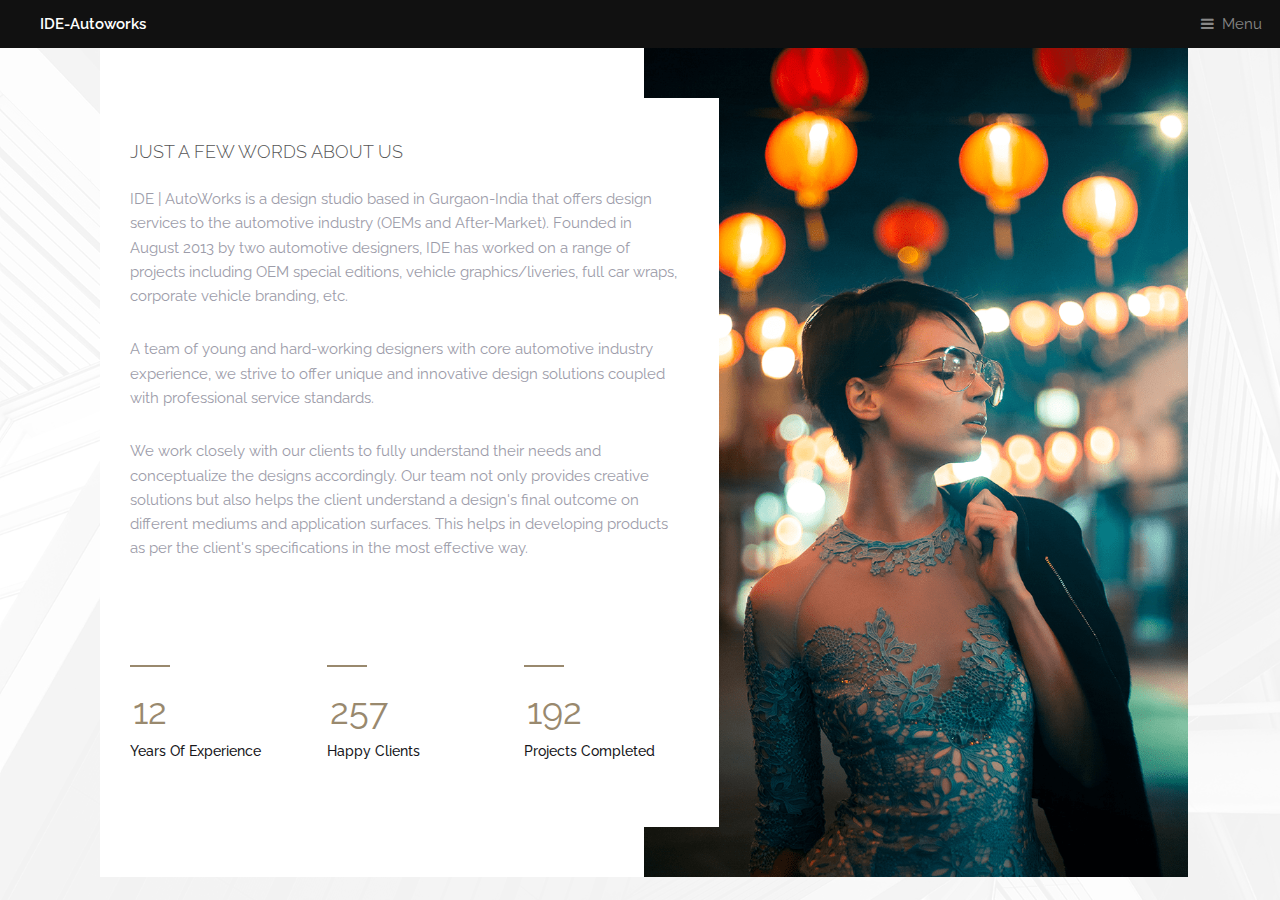
<file: about.html>
<!DOCTYPE html>
<html lang="en">

<head>
    <!-- ========== Meta Tags ========== -->
    <meta charset="UTF-8">
    <meta name="description" content="Cocoon -Portfolio">
    <meta name="keywords" content="Cocoon , Portfolio">
    <meta name="author" content="Pharaohlab">
    <meta name="viewport" content="width=device-width, initial-scale=1, maximum-scale=1">
    <!-- ========== Title ========== -->
    <title> Cocoon -Portfolio</title>
    <!-- ========== Favicon Ico ========== -->
    <!--<link rel="icon" href="fav.ico">-->
    <!-- ========== STYLESHEETS ========== -->
    <!-- Bootstrap CSS -->
    <link href="assets/css/bootstrap.min.css" rel="stylesheet">
    <!-- Fonts Icon CSS -->
    <link href="assets/css/font-awesome.min.css" rel="stylesheet">
    <link href="assets/css/et-line.css" rel="stylesheet">
    <link href="assets/css/ionicons.min.css" rel="stylesheet">
    <!-- Carousel CSS -->
    <link href="assets/css/slick.css" rel="stylesheet">
    <!-- Magnific-popup -->
    <link rel="stylesheet" href="assets/css/magnific-popup.css">
    <!-- Animate CSS -->
    <link rel="stylesheet" href="assets/css/animate.min.css">
    <!-- Custom styles for this template -->
    <link href="assets/css/main_cocoon.css" rel="stylesheet">
    <link href="assets/css/main.css" rel="stylesheet">
</head>

<body>
    <!--
<div class="loader">
    <div class="loader-outter"></div>
    <div class="loader-inner"></div>
</div>
-->

    <div class="body-container container-fluid">
        <a class="menu-btn" href="javascript:void(0)">
        <i class="ion ion-grid"></i>
    </a>
        <div class="row justify-content-center">
            <!-- Header -->
            <header id="header">
                <a class="logo" href="index.html">IDE-Autoworks</a>
                <nav>
                    <a href="#menu">Menu</a>
                </nav>
            </header>

            <!-- Nav -->
            <nav id="menu">
                <ul class="links">
                    <li><a href="index.html">Home</a></li>
                    <li><a href="about.html">About Us</a></li>
                    <li><a href="elements.html">Elements</a></li>
                    <li><a href="generic.html">Generic</a></li>
                </ul>
            </nav>

            <!--=================== content body ====================-->
            <div class="col-lg-10 col-md-9 col-12 body_block  align-content-center">
                <div>
                    <div class="img_card">
                        <div class="row justify-content-center">
                            <div class="col-md-6 col-7 content_section">
                                <div class="content_box">
                                    <div class="content_box_inner">
                                        <div>
                                            <h3>
                                                Just a few words about us
                                            </h3>
                                            <p>
                                                IDE | AutoWorks is a design studio based in Gurgaon-India that offers design services to the automotive industry (OEMs and After-Market). Founded in August 2013 by two automotive designers, IDE has worked on a range of projects including OEM special editions, vehicle graphics/liveries, full car wraps, corporate vehicle branding, etc.</p>
                                            <p>

                                                A team of young and hard-working designers with core automotive industry experience, we strive to offer unique and innovative design solutions coupled with professional service standards.</p>
                                            <p>
                                                We work closely with our clients to fully understand their needs and conceptualize the designs accordingly. Our team not only provides creative solutions but also helps the client understand a design's final outcome on different mediums and application surfaces. This helps in developing products as per the client's specifications in the most effective way.
                                            </p>
                                            <!--=================== counter start====================-->
                                            <div class="pt50">
                                                <div class="row justify-content-center">
                                                    <div class="col-12 col-md-4">
                                                        <div class="counter_box">
                                                            <div class="divider"></div>
                                                            <span class="counter">12</span>
                                                            <h5>Years of experience</h5>
                                                        </div>
                                                    </div>
                                                    <div class="col-12 col-md-4">
                                                        <div class="counter_box">
                                                            <div class="divider"></div>
                                                            <span class="counter">257</span>
                                                            <h5>happy clients</h5>
                                                        </div>
                                                    </div>
                                                    <div class="col-12 col-md-4">
                                                        <div class="counter_box">
                                                            <div class="divider"></div>
                                                            <span class="counter">192</span>
                                                            <h5>projects completed</h5>
                                                        </div>
                                                    </div>
                                                </div>
                                            </div>
                                            <!--=================== counter end====================-->
                                        </div>
                                        <!--===================testimonial start====================-->
                                        <!--comments   <div class="testimonial_carousel mt50">

                                            <div class="testimonial_box">
                                                <p>
                                                    Lorem ipsum dolor sit amet, consectetur adipiscing elit. Curabitur leo est, feugiat nec elementum id, suscipit id nulla. Nulla sit amet luctus dolor. Etiam finibus consequat ante ac congue. Quisque porttitor porttitor tempus.
                                                </p>
                                                <div class="testimonial_author">
                                                    <img src="assets/img/user.png" alt="author">
                                                    <h5>maria smith</h5>
                                                    <p>project manager <span>company</span></p>
                                                </div>
                                            </div>

                                            <div class="testimonial_box">
                                                <p>
                                                    Lorem ipsum dolor sit amet, consectetur adipiscing elit. Curabitur leo est, feugiat nec elementum id, suscipit id nulla. Nulla sit amet luctus dolor. Etiam finibus consequat ante ac congue. Quisque porttitor porttitor tempus.
                                                </p>
                                                <div class="testimonial_author">
                                                    <img src="assets/img/user.png" alt="author">
                                                    <h5>maria smith</h5>
                                                    <p>project manager <span>company</span></p>
                                                </div>
                                            </div>

                                            <div class="testimonial_box">
                                                <p>
                                                    Lorem ipsum dolor sit amet, consectetur adipiscing elit. Curabitur leo est, feugiat nec elementum id, suscipit id nulla. Nulla sit amet luctus dolor. Etiam finibus consequat ante ac congue. Quisque porttitor porttitor tempus.
                                                </p>
                                                <div class="testimonial_author">
                                                    <img src="assets/img/user.png" alt="author">
                                                    <h5>maria smith</h5>
                                                    <p>project manager <span>company</span></p>
                                                </div>
                                            </div>

                                            <div class="testimonial_box">
                                                <p>
                                                    Lorem ipsum dolor sit amet, consectetur adipiscing elit. Curabitur leo est, feugiat nec elementum id, suscipit id nulla. Nulla sit amet luctus dolor. Etiam finibus consequat ante ac congue. Quisque porttitor porttitor tempus.
                                                </p>
                                                <div class="testimonial_author">
                                                    <img src="assets/img/user.png" alt="author">
                                                    <h5>maria smith</h5>
                                                    <p>project manager <span>company</span></p>
                                                </div>
                                            </div>
                                        </div>
                                        <!--===================testimonial end====================-->
                                    </div>
                                </div>
                            </div>
                            <div class="col-md-6 col-5 img_section" style="background-image: url('images/bg/about.png');"></div>
                        </div>
                    </div>
                </div>
            </div>
            <!--=================== content body end ====================-->
        </div>
    </div>

    <!-- jquery -->
    <script src="assets/js/jquery.min.js"></script>
    <!-- bootstrap -->
    <script src="assets/js/popper.js"></script>
    <script src="assets/js/bootstrap.min.js"></script>
    <script src="assets/js/waypoints.min.js"></script>
    <!--slick carousel -->
    <script src="assets/js/slick.min.js"></script>
    <!--Portfolio Filter-->
    <script src="assets/js/imgloaded.js"></script>
    <script src="assets/js/isotope.js"></script>
    <!-- Magnific-popup -->
    <script src="assets/js/jquery.magnific-popup.min.js"></script>
    <!--Counter-->
    <script src="assets/js/jquery.counterup.min.js"></script>
    <!-- WOW JS -->
    <script src="assets/js/wow.min.js"></script>
    <!-- Custom js -->
    <script src="assets/js/main.js"></script>
    <script src="assets/js/jquery.min.js"></script>
    <script src="assets/js/browser.min.js"></script>
    <script src="assets/js/breakpoints.min.js"></script>
    <script src="assets/js/util.js"></script>
    <script src="assets/js/main.js"></script>
</body>

</html>
</file>
<file: assets/css/et-line.css>
@font-face{font-family:et-line;src:url(../fonts/et-line.eot);src:url(../fonts/et-line.eot?#iefix) format('embedded-opentype'),url(../fonts/et-line.woff) format('woff'),url(../fonts/et-line.ttf) format('truetype'),url(../fonts/et-line.svg#et-line) format('svg');font-weight:400;font-style:normal}[data-icon]:before{font-family:et-line;content:attr(data-icon);speak:none;font-weight:400;font-variant:normal;text-transform:none;line-height:1;-webkit-font-smoothing:antialiased;-moz-osx-font-smoothing:grayscale;display:inline-block}.icon-adjustments,.icon-alarmclock,.icon-anchor,.icon-aperture,.icon-attachment,.icon-bargraph,.icon-basket,.icon-beaker,.icon-bike,.icon-book-open,.icon-briefcase,.icon-browser,.icon-calendar,.icon-camera,.icon-caution,.icon-chat,.icon-circle-compass,.icon-clipboard,.icon-clock,.icon-cloud,.icon-compass,.icon-desktop,.icon-dial,.icon-document,.icon-documents,.icon-download,.icon-dribbble,.icon-edit,.icon-envelope,.icon-expand,.icon-facebook,.icon-flag,.icon-focus,.icon-gears,.icon-genius,.icon-gift,.icon-global,.icon-globe,.icon-googleplus,.icon-grid,.icon-happy,.icon-hazardous,.icon-heart,.icon-hotairballoon,.icon-hourglass,.icon-key,.icon-laptop,.icon-layers,.icon-lifesaver,.icon-lightbulb,.icon-linegraph,.icon-linkedin,.icon-lock,.icon-magnifying-glass,.icon-map,.icon-map-pin,.icon-megaphone,.icon-mic,.icon-mobile,.icon-newspaper,.icon-notebook,.icon-paintbrush,.icon-paperclip,.icon-pencil,.icon-phone,.icon-picture,.icon-pictures,.icon-piechart,.icon-presentation,.icon-pricetags,.icon-printer,.icon-profile-female,.icon-profile-male,.icon-puzzle,.icon-quote,.icon-recycle,.icon-refresh,.icon-ribbon,.icon-rss,.icon-sad,.icon-scissors,.icon-scope,.icon-search,.icon-shield,.icon-speedometer,.icon-strategy,.icon-streetsign,.icon-tablet,.icon-target,.icon-telescope,.icon-toolbox,.icon-tools,.icon-tools-2,.icon-trophy,.icon-tumblr,.icon-twitter,.icon-upload,.icon-video,.icon-wallet,.icon-wine{font-family:et-line;speak:none;font-style:normal;font-weight:400;font-variant:normal;text-transform:none;line-height:1;-webkit-font-smoothing:antialiased;-moz-osx-font-smoothing:grayscale;display:inline-block}.icon-mobile:before{content:"\e000"}.icon-laptop:before{content:"\e001"}.icon-desktop:before{content:"\e002"}.icon-tablet:before{content:"\e003"}.icon-phone:before{content:"\e004"}.icon-document:before{content:"\e005"}.icon-documents:before{content:"\e006"}.icon-search:before{content:"\e007"}.icon-clipboard:before{content:"\e008"}.icon-newspaper:before{content:"\e009"}.icon-notebook:before{content:"\e00a"}.icon-book-open:before{content:"\e00b"}.icon-browser:before{content:"\e00c"}.icon-calendar:before{content:"\e00d"}.icon-presentation:before{content:"\e00e"}.icon-picture:before{content:"\e00f"}.icon-pictures:before{content:"\e010"}.icon-video:before{content:"\e011"}.icon-camera:before{content:"\e012"}.icon-printer:before{content:"\e013"}.icon-toolbox:before{content:"\e014"}.icon-briefcase:before{content:"\e015"}.icon-wallet:before{content:"\e016"}.icon-gift:before{content:"\e017"}.icon-bargraph:before{content:"\e018"}.icon-grid:before{content:"\e019"}.icon-expand:before{content:"\e01a"}.icon-focus:before{content:"\e01b"}.icon-edit:before{content:"\e01c"}.icon-adjustments:before{content:"\e01d"}.icon-ribbon:before{content:"\e01e"}.icon-hourglass:before{content:"\e01f"}.icon-lock:before{content:"\e020"}.icon-megaphone:before{content:"\e021"}.icon-shield:before{content:"\e022"}.icon-trophy:before{content:"\e023"}.icon-flag:before{content:"\e024"}.icon-map:before{content:"\e025"}.icon-puzzle:before{content:"\e026"}.icon-basket:before{content:"\e027"}.icon-envelope:before{content:"\e028"}.icon-streetsign:before{content:"\e029"}.icon-telescope:before{content:"\e02a"}.icon-gears:before{content:"\e02b"}.icon-key:before{content:"\e02c"}.icon-paperclip:before{content:"\e02d"}.icon-attachment:before{content:"\e02e"}.icon-pricetags:before{content:"\e02f"}.icon-lightbulb:before{content:"\e030"}.icon-layers:before{content:"\e031"}.icon-pencil:before{content:"\e032"}.icon-tools:before{content:"\e033"}.icon-tools-2:before{content:"\e034"}.icon-scissors:before{content:"\e035"}.icon-paintbrush:before{content:"\e036"}.icon-magnifying-glass:before{content:"\e037"}.icon-circle-compass:before{content:"\e038"}.icon-linegraph:before{content:"\e039"}.icon-mic:before{content:"\e03a"}.icon-strategy:before{content:"\e03b"}.icon-beaker:before{content:"\e03c"}.icon-caution:before{content:"\e03d"}.icon-recycle:before{content:"\e03e"}.icon-anchor:before{content:"\e03f"}.icon-profile-male:before{content:"\e040"}.icon-profile-female:before{content:"\e041"}.icon-bike:before{content:"\e042"}.icon-wine:before{content:"\e043"}.icon-hotairballoon:before{content:"\e044"}.icon-globe:before{content:"\e045"}.icon-genius:before{content:"\e046"}.icon-map-pin:before{content:"\e047"}.icon-dial:before{content:"\e048"}.icon-chat:before{content:"\e049"}.icon-heart:before{content:"\e04a"}.icon-cloud:before{content:"\e04b"}.icon-upload:before{content:"\e04c"}.icon-download:before{content:"\e04d"}.icon-target:before{content:"\e04e"}.icon-hazardous:before{content:"\e04f"}.icon-piechart:before{content:"\e050"}.icon-speedometer:before{content:"\e051"}.icon-global:before{content:"\e052"}.icon-compass:before{content:"\e053"}.icon-lifesaver:before{content:"\e054"}.icon-clock:before{content:"\e055"}.icon-aperture:before{content:"\e056"}.icon-quote:before{content:"\e057"}.icon-scope:before{content:"\e058"}.icon-alarmclock:before{content:"\e059"}.icon-refresh:before{content:"\e05a"}.icon-happy:before{content:"\e05b"}.icon-sad:before{content:"\e05c"}.icon-facebook:before{content:"\e05d"}.icon-twitter:before{content:"\e05e"}.icon-googleplus:before{content:"\e05f"}.icon-rss:before{content:"\e060"}.icon-tumblr:before{content:"\e061"}.icon-linkedin:before{content:"\e062"}.icon-dribbble:before{content:"\e063"}
</file>
<file: assets/css/main_cocoon.css>
/*
 * Cocoon -  Portfolio html  Template
 * Build Date: december 2017
 * Author: colorlib
 * Copyright (C) 2018 colorlib
 */
/* ------------------------------------- */
/* TABLE OF CONTENTS
/* -------------------------------------
    . GENERAL
    . SIDE MENU
    . BODY SIDE GENEREL CLASSES
    . BUTTONS
    . ICON BOXES
    . PROJECTS SECTION (PORTFOLIO)
    . BLOG  SECTION
    . COUNTER SECTION
    . Testimonial SECTION
	. Contact Section
	.PROGRESSBAR
	.SINGLE POST (COMMENTS SIDEBAR TAGS LIST)
	------------------------------------- */
/*  ----------------------------------------------------
1. GENERAL
-------------------------------------------------------- */
/* ----------------IMPORT GOOGLE FONTS ------------------- */
@import url("https://fonts.googleapis.com/css?family=Montserrat:300,300i,400,500");
/* ----------------Text Fonts ------------------- */
body {
  font-size: 20px;
  line-height: 1.6;
  font-weight: 300;
  font-family: "Montserrat", sans-serif;
  color: #9c9ca9;
  font-style: normal;
  overflow-x: hidden;
}

h1, h2, h3, h4, h5, h6 {
  font-family: "Montserrat", sans-serif;
  font-weight: 400;
  color: #18181c;
  line-height: 1.3;
}

h1, .h1 {
  font-size: 42px;
  margin-bottom: 25px;
}

h2, .h2 {
  font-size: 38px;
  margin-bottom: 25px;
}

h3, .h3 {
  font-size: 36px;
  margin-bottom: 25px;
}

h4, .h4 {
  font-size: 18px;
  margin-bottom: 15px;
}

h5, .h5 {
  font-size: 16px;
  margin-bottom: 15px;
}

h6, .h6 {
  font-size: 14px;
  margin-bottom: 10px;
}

p {
  font-size: 16px;
  font-family: "Montserrat", sans-serif;
  margin: 0 0 15px;
  line-height: 2.1;
  font-weight: 300;
  color: #9c9ca9;
}
p:last-child {
  margin-bottom: 0;
}

a {
  color: inherit;
  text-decoration: none;
  cursor: pointer;
  font-size: 13px;
  font-weight: 400;
  -webkit-transition: all 0.4s ease-in-out;
  transition: all 0.4s ease-in-out;
}

a:hover,
a:focus,
a:active {
  text-decoration: none;
  outline: none;
  color: #9c9ca9;
  -webkit-transition: all 0.4s ease-in-out;
  transition: all 0.4s ease-in-out;
}

ul.nosyely_list {
  padding: 0;
  margin: 0;
  list-style: none;
}

.section_title {
  position: relative;
  margin-bottom: 25px;
}
.section_title h4 {
  text-transform: capitalize;
  font-weight: 500;
}
.section_title h4:after {
  height: 2px;
  width: 30px;
  content: "";
  background-color: #99896e;
  position: absolute;
  left: 2px;
  bottom: -10px;
}

blockquote {
  padding: 75px 25px 25px;
  font-size: 20px;
  text-align: center;
  margin: 25px 50px;
}
blockquote:before {
  content: open-quote;
  display: block;
  font-size: 134px;
  font-family: Georgia, Verdana, Roboto, serif;
  line-height: 0.2;
  padding: 0;
  opacity: 0.2;
  font-weight: 600;
  margin: 0;
}
blockquote p {
  font-size: 18px;
  text-transform: capitalize;
  font-weight: 400;
  font-style: italic;
}

.text-muted {
  color: #868e96 !important;
  font-size: 14px;
  line-height: 2.1;
}

strong {
  font-weight: 700;
}

.text-xs {
  font-size: 11px;
}

.text-xl {
  font-size: 48px;
  font-weight: 600;
  letter-spacing: 1px;
}

.uppercase {
  text-transform: uppercase;
}

.capitalize {
  text-transform: capitalize;
}

img {
  max-width: 100%;
}

@media (max-width: 768px) {
  h1, .h1 {
    font-size: 28px;
    line-height: 40px;
    margin-bottom: 15px;
    font-weight: 700;
  }

  h2, .h2 {
    font-size: 24px;
    line-height: 40px;
    margin-bottom: 15px;
  }

  h3, .h3 {
    font-size: 20px;
    line-height: 30px;
    margin-bottom: 15px;
  }

  h4, .h4 {
    font-size: 16px;
    line-height: 30px;
    margin-bottom: 10px;
  }

  h5, .h5 {
    font-size: 14px;
    line-height: 25px;
    margin-bottom: 10px;
  }

  h6, .h6 {
    font-size: 12px;
    line-height: 25px;
    margin-bottom: 5px;
  }

  .hide-md {
    display: none !important;
  }
}
/* ----------------Responsive Align ------------------- */
@media all and (max-width: 767px) {
  .text-center-xs {
    text-align: center;
  }

  .text-left-xs {
    text-align: left;
  }

  .text-right-xs {
    text-align: right;
  }
}
.loader {
  position: fixed;
  top: 0;
  bottom: 0;
  width: 100%;
  background-color: #f7f7f7;
  z-index: 999999;
}
.loader .loader-inner {
  position: absolute;
  border: 2px solid #99896e;
  border-radius: 50%;
  width: 40px;
  height: 40px;
  left: calc(50% - 20px);
  top: calc(50% - 20px);
  border-right: 0;
  border-top-color: transparent;
  -webkit-animation: loader-inner 1s cubic-bezier(0.42, 0.61, 0.58, 0.41) infinite;
  animation: loader-inner 1s cubic-bezier(0.42, 0.61, 0.58, 0.41) infinite;
}

@-webkit-keyframes loader-outter {
  0% {
    -webkit-transform: rotate(0deg);
    transform: rotate(0deg);
  }
  100% {
    -webkit-transform: rotate(360deg);
    transform: rotate(360deg);
  }
}
@keyframes loader-outter {
  0% {
    -webkit-transform: rotate(0deg);
    transform: rotate(0deg);
  }
  100% {
    -webkit-transform: rotate(360deg);
    transform: rotate(360deg);
  }
}
@-webkit-keyframes loader-inner {
  0% {
    -webkit-transform: rotate(0deg);
    transform: rotate(0deg);
  }
  100% {
    -webkit-transform: rotate(-360deg);
    transform: rotate(-360deg);
  }
}
@keyframes loader-inner {
  0% {
    -webkit-transform: rotate(0deg);
    transform: rotate(0deg);
  }
  100% {
    -webkit-transform: rotate(-360deg);
    transform: rotate(-360deg);
  }
}
/* ----------------colors------------------- */
.color-gray {
  color: #f4f8fc !important;
}

.color-dark-gray {
  color: #9c9ca9 !important;
}

.color-dark {
  color: #333333 !important;
}

.color-black {
  color: #18181c !important;
}

.color-light {
  color: #ffffff !important;
}

.color-green {
  color: #6cc47f !important;
}

.color-blue {
  color: #0652fd !important;
}

.color-red {
  color: #f97794 !important;
}

.color-orange {
  color: #f79257 !important;
}

.color-yellow {
  color: #ffbf00 !important;
}

.color-purple {
  color: #926cc4 !important;
}

.bg-grad-purple {
  background: #8C66CA;
  background: linear-gradient(135deg, #E25574 0%, #8C66CA 100%);
}

.bg-macaroni {
  background: -webkit-gradient(linear, left top, right top, from(#ff5f6d), to(#ffc371));
  background: linear-gradient(90deg, #ff5f6d 0%, #ffc371 100%);
}

.bg-light {
  background-color: #ffffff !important;
}

.bg-gray {
  background-color: #f4f8fc !important;
}

.bg-black {
  background-color: #18181c !important;
}

.bg-blue {
  background-color: #0652fd !important;
}

.bg-purple {
  background-color: #926cc4 !important;
}

/* --------------PADDING STYLE-------------- */
.p0 {
  padding: 0 !important;
}

.p5 {
  padding: 5px !important;
}

.p10 {
  padding: 10px !important;
}

.p15 {
  padding: 15px !important;
}

.p20 {
  padding: 20px !important;
}

.p25 {
  padding: 25px !important;
}

.p30 {
  padding: 30px !important;
}

.p35 {
  padding: 35px !important;
}

.p40 {
  padding: 40px !important;
}

.p45 {
  padding: 45px !important;
}

.p50 {
  padding: 50px !important;
}

.p55 {
  padding: 55px !important;
}

.p60 {
  padding: 60px !important;
}

.p65 {
  padding: 65px !important;
}

.p70 {
  padding: 70px !important;
}

.p75 {
  padding: 75px !important;
}

.p80 {
  padding: 80px !important;
}

.p85 {
  padding: 85px !important;
}

.p90 {
  padding: 90px !important;
}

.p95 {
  padding: 95px !important;
}

.p100 {
  padding: 100px !important;
}

.pt0 {
  padding-top: 0 !important;
}

.pt5 {
  padding-top: 5px !important;
}

.pt10 {
  padding-top: 10px !important;
}

.pt15 {
  padding-top: 15px !important;
}

.pt20 {
  padding-top: 20px !important;
}

.pt25 {
  padding-top: 25px !important;
}

.pt30 {
  padding-top: 30px !important;
}

.pt35 {
  padding-top: 35px !important;
}

.pt40 {
  padding-top: 40px !important;
}

.pt45 {
  padding-top: 45px !important;
}

.pt50 {
  padding-top: 50px !important;
}

.pt55 {
  padding-top: 55px !important;
}

.pt60 {
  padding-top: 60px !important;
}

.pt65 {
  padding-top: 65px !important;
}

.pt70 {
  padding-top: 70px !important;
}

.pt75 {
  padding-top: 75px !important;
}

.pt80 {
  padding-top: 80px !important;
}

.pt85 {
  padding-top: 85px !important;
}

.pt90 {
  padding-top: 90px !important;
}

.pt95 {
  padding-top: 95px !important;
}

.pt100 {
  padding-top: 100px !important;
}

.pt120 {
  padding-top: 120px !important;
}

.pt200 {
  padding-top: 200px !important;
}

.pr0 {
  padding-right: 0 !important;
}

.pr5 {
  padding-right: 5px !important;
}

.pr10 {
  padding-right: 10px !important;
}

.pr15 {
  padding-right: 15px !important;
}

.pr20 {
  padding-right: 20px !important;
}

.pr25 {
  padding-right: 25px !important;
}

.pr30 {
  padding-right: 30px !important;
}

.pr35 {
  padding-right: 35px !important;
}

.pr40 {
  padding-right: 40px !important;
}

.pr45 {
  padding-right: 45px !important;
}

.pr50 {
  padding-right: 50px !important;
}

.pr55 {
  padding-right: 55px !important;
}

.pr60 {
  padding-right: 60px !important;
}

.pr65 {
  padding-right: 65px !important;
}

.pr70 {
  padding-right: 70px !important;
}

.pr75 {
  padding-right: 75px !important;
}

.pr80 {
  padding-right: 80px !important;
}

.pr85 {
  padding-right: 85px !important;
}

.pr90 {
  padding-right: 90px !important;
}

.pr95 {
  padding-right: 95px !important;
}

.pr100 {
  padding-right: 100px !important;
}

.pb0 {
  padding-bottom: 0 !important;
}

.pb5 {
  padding-bottom: 5px !important;
}

.pb10 {
  padding-bottom: 10px !important;
}

.pb15 {
  padding-bottom: 15px !important;
}

.pb20 {
  padding-bottom: 20px !important;
}

.pb25 {
  padding-bottom: 25px !important;
}

.pb30 {
  padding-bottom: 30px !important;
}

.pb35 {
  padding-bottom: 35px !important;
}

.pb40 {
  padding-bottom: 40px !important;
}

.pb45 {
  padding-bottom: 45px !important;
}

.pb50 {
  padding-bottom: 50px !important;
}

.pb55 {
  padding-bottom: 55px !important;
}

.pb60 {
  padding-bottom: 60px !important;
}

.pb65 {
  padding-bottom: 65px !important;
}

.pb70 {
  padding-bottom: 70px !important;
}

.pb75 {
  padding-bottom: 75px !important;
}

.pb80 {
  padding-bottom: 80px !important;
}

.pb85 {
  padding-bottom: 85px !important;
}

.pb90 {
  padding-bottom: 90px !important;
}

.pb95 {
  padding-bottom: 95px !important;
}

.pb100 {
  padding-bottom: 100px !important;
}

.pb120 {
  padding-bottom: 120px !important;
}

.pb200 {
  padding-bottom: 200px !important;
}

.pl0 {
  padding-left: 0;
}

.pl5 {
  padding-left: 5px;
}

.pl10 {
  padding-left: 10px;
}

.pl15 {
  padding-left: 15px;
}

.pl20 {
  padding-left: 20px;
}

.pl25 {
  padding-left: 25px;
}

.pl30 {
  padding-left: 30px;
}

.pl35 {
  padding-left: 35px;
}

.pl40 {
  padding-left: 40px;
}

.pl45 {
  padding-left: 45px;
}

.pl50 {
  padding-left: 50px;
}

.pl55 {
  padding-left: 55px;
}

.pl60 {
  padding-left: 60px;
}

.pl65 {
  padding-left: 65px;
}

.pl70 {
  padding-left: 70px;
}

.pl75 {
  padding-left: 75px;
}

.pl80 {
  padding-left: 80px;
}

.pl85 {
  padding-left: 85px;
}

.pl90 {
  padding-left: 90px;
}

.pl95 {
  padding-left: 95px;
}

.pl100 {
  padding-left: 100px;
}

/*  -----------------MARGIN STYLE----------------------- */
.m0 {
  margin: 0;
}

.m5 {
  margin: 5px;
}

.m10 {
  margin: 10px;
}

.m15 {
  margin: 15px;
}

.m20 {
  margin: 20px;
}

.m25 {
  margin: 25px;
}

.m30 {
  margin: 30px;
}

.m35 {
  margin: 35px;
}

.m40 {
  margin: 40px;
}

.m45 {
  margin: 45px;
}

.m50 {
  margin: 50px;
}

.m55 {
  margin: 55px;
}

.m60 {
  margin: 60px;
}

.m65 {
  margin: 65px;
}

.m70 {
  margin: 70px;
}

.m75 {
  margin: 75px;
}

.m80 {
  margin: 80px;
}

.m85 {
  margin: 85px;
}

.m90 {
  margin: 90px;
}

.m95 {
  margin: 95px;
}

.m100 {
  margin: 100px;
}

.mt0 {
  margin-top: 0 !important;
}

.mt5 {
  margin-top: 5px !important;
}

.mt10 {
  margin-top: 10px !important;
}

.mt15 {
  margin-top: 15px !important;
}

.mt20 {
  margin-top: 20px !important;
}

.mt25 {
  margin-top: 25px !important;
}

.mt30 {
  margin-top: 30px !important;
}

.mt35 {
  margin-top: 35px !important;
}

.mt40 {
  margin-top: 40px !important;
}

.mt45 {
  margin-top: 45px !important;
}

.mt50 {
  margin-top: 50px !important;
}

.mt55 {
  margin-top: 55px !important;
}

.mt60 {
  margin-top: 60px !important;
}

.mt65 {
  margin-top: 65px !important;
}

.mt70 {
  margin-top: 70px !important;
}

.mt75 {
  margin-top: 75px !important;
}

.mt80 {
  margin-top: 80px !important;
}

.mt85 {
  margin-top: 85px !important;
}

.mt90 {
  margin-top: 90px !important;
}

.mt95 {
  margin-top: 95px !important;
}

.mt100 {
  margin-top: 100px !important;
}

.mt110 {
  margin-top: 110px !important;
}

.mt120 {
  margin-top: 120px !important;
}

.mt-75 {
  margin-top: -75px !important;
}

.mr0 {
  margin-right: 0 !important;
}

.mr5 {
  margin-right: 5px !important;
}

.mr10 {
  margin-right: 10px !important;
}

.mr15 {
  margin-right: 15px !important;
}

.mr20 {
  margin-right: 20px !important;
}

.mr25 {
  margin-right: 25px !important;
}

.mr30 {
  margin-right: 30px !important;
}

.mr35 {
  margin-right: 35px !important;
}

.mr40 {
  margin-right: 40px !important;
}

.mr45 {
  margin-right: 45px !important;
}

.mr50 {
  margin-right: 50px !important;
}

.mr55 {
  margin-right: 55px !important;
}

.mr60 {
  margin-right: 60px !important;
}

.mr65 {
  margin-right: 65px !important;
}

.mr70 {
  margin-right: 70px !important;
}

.mr75 {
  margin-right: 75px !important;
}

.mr80 {
  margin-right: 80px !important;
}

.mr85 {
  margin-right: 85px !important;
}

.mr90 {
  margin-right: 90px !important;
}

.mr95 {
  margin-right: 95px !important;
}

.mr100 {
  margin-right: 100px !important;
}

.mb0 {
  margin-bottom: 0 !important;
}

.mb5 {
  margin-bottom: 5px !important;
}

.mb10 {
  margin-bottom: 10px !important;
}

.mb15 {
  margin-bottom: 15px !important;
}

.mb20 {
  margin-bottom: 20px !important;
}

.mb25 {
  margin-bottom: 25px !important;
}

.mb30 {
  margin-bottom: 30px !important;
}

.mb35 {
  margin-bottom: 35px !important;
}

.mb40 {
  margin-bottom: 40px !important;
}

.mb45 {
  margin-bottom: 45px !important;
}

.mb50 {
  margin-bottom: 50px !important;
}

.mb55 {
  margin-bottom: 55px !important;
}

.mb60 {
  margin-bottom: 60px !important;
}

.mb65 {
  margin-bottom: 65px !important;
}

.mb70 {
  margin-bottom: 70px !important;
}

.mb75 {
  margin-bottom: 75px !important;
}

.mb80 {
  margin-bottom: 80px !important;
}

.mb85 {
  margin-bottom: 85px !important;
}

.mb90 {
  margin-bottom: 90px !important;
}

.mb95 {
  margin-bottom: 95px !important;
}

.mb100 {
  margin-bottom: 100px !important;
}

.ml0 {
  margin-left: 0 !important;
}

.ml5 {
  margin-left: 5px !important;
}

.ml10 {
  margin-left: 10px !important;
}

.ml15 {
  margin-left: 15px !important;
}

.ml20 {
  margin-left: 20px !important;
}

.ml25 {
  margin-left: 25px !important;
}

.ml30 {
  margin-left: 30px !important;
}

.ml35 {
  margin-left: 35px !important;
}

.ml40 {
  margin-left: 40px !important;
}

.ml45 {
  margin-left: 45px !important;
}

.ml50 {
  margin-left: 50px !important;
}

.ml55 {
  margin-left: 55px !important;
}

.ml60 {
  margin-left: 60px !important;
}

.ml65 {
  margin-left: 65px !important;
}

.ml70 {
  margin-left: 70px !important;
}

.ml75 {
  margin-left: 75px !important;
}

.ml80 {
  margin-left: 80px !important;
}

.ml85 {
  margin-left: 85px !important;
}

.ml90 {
  margin-left: 90px !important;
}

.ml95 {
  margin-left: 95px !important;
}

.ml100 {
  margin-left: 100px !important;
}

/*  --------------MARGIN STYLE MINUS----------------------------- */
.mt-5 {
  margin-top: -5px;
}

.mt-10 {
  margin-top: -10px;
}

.mt-15 {
  margin-top: -15px;
}

.mt-20 {
  margin-top: -20px;
}

.mt-25 {
  margin-top: -25px;
}

.mt-30 {
  margin-top: -30px;
}

.mt-35 {
  margin-top: -35px;
}

.mt-40 {
  margin-top: -40px;
}

.mt-45 {
  margin-top: -45px;
}

.mt-50 {
  margin-top: -50px;
}

.mt-55 {
  margin-top: -55px;
}

.mt-60 {
  margin-top: -60px;
}

.mt-65 {
  margin-top: -65px;
}

.mt-70 {
  margin-top: -70px;
}

.mt-75 {
  margin-top: -75px;
}

.mt-80 {
  margin-top: -80px;
}

.mt-85 {
  margin-top: -85px;
}

.mt-90 {
  margin-top: -90px;
}

.mt-95 {
  margin-top: -95px;
}

.mt-100 {
  margin-top: -100px;
}

.mt-110 {
  margin-top: -110px;
}

.mt-120 {
  margin-top: -120px;
}

.mt-130 {
  margin-top: -130px;
}

.mt-140 {
  margin-top: -140px;
}

.mt-150 {
  margin-top: -150px;
}

.ml-5 {
  margin-left: -5px;
}

.ml-10 {
  margin-left: -10px;
}

.ml-15 {
  margin-left: -15px;
}

.ml-20 {
  margin-left: -20px;
}

.ml-25 {
  margin-left: -25px;
}

.ml-30 {
  margin-left: -30px;
}

.ml-35 {
  margin-left: -35px;
}

.ml-40 {
  margin-left: -40px;
}

.ml-45 {
  margin-left: -45px;
}

.ml-50 {
  margin-left: -50px;
}

.ml-55 {
  margin-left: -55px;
}

.ml-60 {
  margin-left: -60px;
}

.ml-65 {
  margin-left: -65px;
}

.ml-70 {
  margin-left: -70px;
}

.ml-75 {
  margin-left: -75px;
}

.ml-80 {
  margin-left: -80px;
}

.ml-85 {
  margin-left: -85px;
}

.ml-90 {
  margin-left: -90px;
}

.ml-95 {
  margin-left: -95px;
}

.ml-100 {
  margin-left: -100px;
}

.ml-110 {
  margin-left: -110px;
}

.ml-120 {
  margin-left: -120px;
}

.ml-130 {
  margin-left: -130px;
}

.ml-140 {
  margin-left: -140px;
}

.ml-150 {
  margin-left: -150px;
}

.mb-5 {
  margin-bottom: -5px;
}

.mb-10 {
  margin-bottom: -10px;
}

.mb-15 {
  margin-bottom: -15px;
}

.mb-20 {
  margin-bottom: -20px;
}

.mb-25 {
  margin-bottom: -25px;
}

.mb-30 {
  margin-bottom: -30px;
}

.mb-35 {
  margin-bottom: -35px;
}

.mb-40 {
  margin-bottom: -40px;
}

.mb-45 {
  margin-bottom: -45px;
}

.mb-50 {
  margin-bottom: -50px;
}

.mb-55 {
  margin-bottom: -55px;
}

.mb-60 {
  margin-bottom: -60px;
}

.mb-65 {
  margin-bottom: -65px;
}

.mb-70 {
  margin-bottom: -70px;
}

.mb-75 {
  margin-bottom: -75px;
}

.mb-80 {
  margin-bottom: -80px;
}

.mb-85 {
  margin-bottom: -85px;
}

.mb-90 {
  margin-bottom: -90px;
}

.mb-95 {
  margin-bottom: -95px;
}

.mb-100 {
  margin-bottom: -100px;
}

.mb-110 {
  margin-bottom: -110px;
}

.mb-120 {
  margin-bottom: -120px;
}

.mb-130 {
  margin-bottom: -130px;
}

.mb-140 {
  margin-bottom: -140px;
}

.mb-150 {
  margin-bottom: -150px;
}

/*  ----------------------------------------------------
2. HEADER
-------------------------------------------------------- */
.body-container {
  position: relative;
}

.menu-btn {
  font-size: 36px;
  text-align: center;
  position: fixed;
  right: 30px;
  display: none;
  opacity: 0;
  bottom: 30px;
  padding: 3px 0;
  background-color: #fff;
  z-index: 9999;
  width: 60px;
  color: #99896e;
  height: 60px;
  border-radius: 50px;
  -webkit-box-shadow: 0 0 42px rgba(0, 0, 0, 0.1);
          box-shadow: 0 0 42px rgba(0, 0, 0, 0.1);
}
.menu-btn:hover {
  -webkit-box-shadow: 0 0 2px rgba(0, 0, 0, 0.09);
          box-shadow: 0 0 2px rgba(0, 0, 0, 0.09);
  color: #18181c;
}

.menu_block {
  background-color: #18181c;
  min-height: 100vh;
  padding: 0;
}
.menu_block .logo_box {
  text-align: center;
  padding: 25px 10px;
}
.menu_block .side_menu_section {
  margin-top: 50px;
}
.menu_block .side_title {
  padding-left: 50px;
  color: #99896e;
  text-transform: capitalize;
  font-size: 15px;
  margin-bottom: 25px;
  font-weight: 500;
}
.menu_block .side_menu_bottom {
  min-height: 300px;
}
.menu_block .side_menu_bottom .side_menu_bottom_inner {
  position: absolute;
  left: 0;
  right: 0;
  bottom: 0;
}
.menu_block .copy_right {
  padding: 25px;
  color: #99896e;
  margin-top: 50px;
}
.menu_block .copy_right p {
  color: #99896e;
  font-size: 12px;
  text-align: center;
  font-weight: 500;
}

.menu_nav {
  width: 100%;
  padding: 0;
  list-style: none;
  margin-left: 0;
}
.menu_nav li {
  width: 100%;
  display: inline-block;
  padding: 0;
  margin-top: 2px;
}
.menu_nav li a {
  display: inline-block;
  padding: 12px 25px 12px 50px;
  background-color: transparent;
  color: #ffffff;
}
.menu_nav li a:hover {
  background-color: #99896e;
}
.menu_nav li a:focus {
  background-color: #99896e;
}
.menu_nav li.active a {
  background-color: #99896e;
  color: #ffffff;
}
.menu_nav .sub-menu {
  position: absolute;
  right: 0;
  left: 100%;
  z-index: 999999;
  background-color: #99896e;
  padding: 10px;
  display: inline-block;
  min-width: 200px;
}
.menu_nav .sub-menu li a {
  text-align: left;
  padding: 10px 25px;
  text-transform: capitalize;
  background-color: transparent;
}
.menu_nav .sub-menu li a:hover {
  color: #dddddd;
}

.filter_nav {
  padding: 0;
  margin: 0;
  list-style: none;
}
.filter_nav li {
  padding: 0;
  margin-top: 2px;
}
.filter_nav li a {
  display: inline-block;
  padding: 8px 15px 8px 50px;
  text-transform: capitalize;
  color: #ffffff;
}
.filter_nav li a:hover {
  background-color: #99896e;
  color: #ffffff;
}
.filter_nav li.active a {
  background-color: #99896e;
  color: #ffffff;
}

.social_menu {
  margin-top: 100px;
  text-align: center;
  padding: 0;
  list-style: none;
}
.social_menu li {
  display: inline-block;
}
.social_menu li a {
  padding: 7px;
  font-size: 20px;
  color: #99896e;
}
.social_menu li a:hover {
  color: #ffffff;
}

@media (max-width: 768px) {
  .menu-btn {
    opacity: 1;
    display: block;
  }

  .menu_block {
    min-height: 100%;
    padding: 0;
    max-width: 250px;
    left: 0;
    position: fixed;
    top: 0;
    bottom: 0;
    overflow-x: hidden;
    overflow-y: scroll;
    z-index: 999999;
    margin-left: -250px;
    -webkit-transition: all 0.4s ease-in-out;
    transition: all 0.4s ease-in-out;
  }
  .menu_block .side_menu_bottom {
    position: relative;
  }

  .sidebar_closed .menu_block {
    margin-left: 0;
    -webkit-transition: all 0.4s ease-in-out;
    transition: all 0.4s ease-in-out;
  }
}
/*  ----------------------------------------------------
3 body
-------------------------------------------------------- */
.body_block {
  background-color: #ffffff;
  padding: 50px 30px;
}

.img_card {
  position: relative;
}
.img_card .content_section {
  background-color: #ffffff;
  position: relative;
  padding: 50px 0;
}
.img_card .content_section .content_box {
  position: relative;
  left: 0;
  right: 0;
  margin-right: -75px;
  z-index: 999;
  top: 0;
  width: auto;
  bottom: 0;
  padding: 15px;
  min-height: 500px;
  background-color: #ffffff;
}
.img_card .content_section .content_box .content_box_inner {
  padding: 25px 20px 25px 15px;
}
.img_card .img_section {
  background-size: cover;
  background-position: center center;
  background-repeat: no-repeat;
}

/*  ----------------------------------------------------
4 buttons
-------------------------------------------------------- */
.btn {
  font-size: 13px;
  line-height: 1.7;
  text-transform: capitalize;
  color: #fff;
  font-weight: 400;
  padding: 15px 50px;
  border-radius: 0;
  outline: 0 !important;
  border: none;
  cursor: pointer;
  letter-spacing: 1px;
  background-color: #18181c;
  -webkit-transition: all 300ms ease-in-out;
  transition: all 300ms ease-in-out;
}
.btn:hover {
  color: #18181c;
  background-color: #fff;
  -webkit-transition: all 300ms ease-in-out;
  transition: all 300ms ease-in-out;
}
.btn:focus {
  outline: 0 !important;
  -webkit-box-shadow: 0 0 0 rgba(0, 0, 0, 0);
          box-shadow: 0 0 0 rgba(0, 0, 0, 0);
}

.btn-sm {
  padding: 10px 20px;
}

.btn-lg {
  padding: 18px 50px;
}

.btn_center {
  margin: 0 auto;
  display: block;
}

.btn.btn-shadow {
  -webkit-box-shadow: 3px 4px 5px 0 rgba(0, 0, 0, 0.09);
  box-shadow: 3px 4px 5px 0 rgba(0, 0, 0, 0.09);
}
.btn.btn-shadow:hover {
  -webkit-box-shadow: 1px 1px 1px 0 rgba(0, 0, 0, 0.09);
  box-shadow: 1px 1px 1px 0 rgba(0, 0, 0, 0.09);
}

.btn-rounded {
  border-radius: 50px;
}

.btn-primary {
  background-color: #99896e;
  border: solid 1px #99896e;
  color: #ffffff;
  -webkit-transition: all 300ms ease-in-out;
  transition: all 300ms ease-in-out;
}
.btn-primary:hover {
  background-color: #18181c;
  color: #ffffff;
  border: solid 1px #18181c;
  -webkit-transition: all 300ms ease-in-out;
  transition: all 300ms ease-in-out;
}

.btn-primary-outline {
  background-color: transparent;
  border: solid 1px #99896e;
  color: #99896e;
  -webkit-transition: all 300ms ease-in-out;
  transition: all 300ms ease-in-out;
}
.btn-primary-outline:hover {
  background-color: #99896e;
  color: #ffffff;
  -webkit-transition: all 300ms ease-in-out;
  transition: all 300ms ease-in-out;
}

.btn-light {
  background-color: #ffffff;
  border: solid 1px #ffffff;
  color: #18181c;
  -webkit-transition: all 300ms ease-in-out;
  transition: all 300ms ease-in-out;
}
.btn-light:hover {
  color: #ffffff;
  border: solid 1px #18181c;
  background-color: #18181c;
  -webkit-transition: all 300ms ease-in-out;
  transition: all 300ms ease-in-out;
}

.btn-dark {
  background-color: #333333;
  border: solid 1px #18181c;
  color: #ffffff;
  -webkit-transition: all 300ms ease-in-out;
  transition: all 300ms ease-in-out;
}
.btn-dark:hover {
  color: #18181c;
  border: solid 1px #ffffff;
  background-color: #ffffff;
  -webkit-transition: all 300ms ease-in-out;
  transition: all 300ms ease-in-out;
}

/*  ----------------------------------------------------
5 icon boxes
-------------------------------------------------------- */
.icon-lg {
  font-size: 64px !important;
}

.icon-md {
  font-size: 32px !important;
}

.icon-sm {
  font-size: 16px !important;
}

.icon_box_one {
  padding: 10px 0;
  margin: 25px 0;
  cursor: pointer;
  -webkit-transition: all 0.3s ease-in-out;
  transition: all 0.3s ease-in-out;
}
.icon_box_one i {
  font-size: 56px;
  color: #99896e;
  vertical-align: middle;
  margin: 0 auto;
  border-radius: 4px;
  display: block;
}
.icon_box_one .content {
  margin-top: 20px;
}
.icon_box_one .content h5 {
  color: #333333;
  font-size: 16px;
  margin-bottom: 5px;
  text-transform: capitalize;
}

.img_box_one {
  padding: 5px;
  background-color: #ffffff;
  margin-top: 30px;
  margin-bottom: 30px;
  -webkit-transition: all ease-in-out 0.4s;
  transition: all ease-in-out 0.4s;
}
.img_box_one img {
  max-width: 64px;
  margin-bottom: 25px;
}
.img_box_one h5 {
  text-transform: capitalize;
  font-size: 22px;
}

.img_box_two {
  display: inline-block;
  padding-left: 55px;
  position: relative;
  margin-top: 25px;
  -webkit-transition: all ease-in-out 0.4s;
  transition: all ease-in-out 0.4s;
}
.img_box_two img {
  max-width: 40px;
  position: absolute;
  left: 0;
}
.img_box_two h5 {
  color: #333333;
  text-transform: capitalize;
  font-size: 16px;
}
.img_box_two p {
  color: #9c9ca9;
  font-size: 14px;
  font-weight: 400;
}

/*  ----------------------------------------------------
6 portfolio
-------------------------------------------------------- */
.project_box_one {
  position: relative;
  overflow: hidden;
  margin: 0 auto;
  cursor: crosshair;
  -webkit-transition: all ease-in-out 0.4s;
  transition: all ease-in-out 0.4s;
}
.project_box_one img {
  display: block;
  width: 100%;
  height: 100%;
  -webkit-transition: all ease-in-out 0.4s;
  transition: all ease-in-out 0.4s;
}
.project_box_one .product_info {
  position: absolute;
  top: 0;
  bottom: 0;
  width: 100%;
  height: 100%;
  padding: 30px 40px;
  background-color: rgba(0, 0, 0, 0.7);
  -webkit-transition: all ease-in-out 0.4s;
  transition: all ease-in-out 0.4s;
  opacity: 0;
}
.project_box_one .product_info .product_info_text {
  display: table;
  table-layout: fixed;
  height: 100%;
  width: 100%;
  position: relative;
}
.project_box_one .product_info .product_info_text .product_info_text_inner {
  display: table-cell;
  vertical-align: middle;
  text-align: center;
}
.project_box_one .product_info .product_info_text .product_info_text_inner h4 {
  color: #ffffff;
  font-size: 14px;
  text-transform: capitalize;
  -webkit-transform: translateY(10px);
  transform: translateY(10px);
  -webkit-transition: all ease-in-out 0.4s;
  transition: all ease-in-out 0.4s;
  opacity: 0;
  margin-bottom: 5px;
}
.project_box_one .product_info .product_info_text .product_info_text_inner i {
  color: #ffffff;
  font-size: 20px;
  margin-bottom: 15px;
  -webkit-transform: translateY(-10px);
  transform: translateY(-10px);
  -webkit-transition: all ease-in-out 0.4s;
  transition: all ease-in-out 0.4s;
  opacity: 0;
}
.project_box_one:hover img {
  /* IE 9 */
  -webkit-transform: scale(1.1);
  /* Safari */
  transform: scale(1.1);
  /* Standard syntax */
  -webkit-transition: all ease-in-out 0.4s;
  transition: all ease-in-out 0.4s;
}
.project_box_one:hover .product_info {
  opacity: 1;
}
.project_box_one:hover .product_info .product_info_text_inner h4 {
  -webkit-transform: translateY(0);
  transform: translateY(0);
  opacity: 1;
}
.project_box_one:hover .product_info .product_info_text_inner i {
  -webkit-transform: translateY(0);
  transform: translateY(0);
  opacity: 1;
}

.mfp-title {
  text-align: left;
  line-height: 18px;
  color: #ffffff;
  word-wrap: break-word;
  padding-right: 36px;
  font-size: 14px;
  text-transform: capitalize;
}

.gutters .grid-item {
  margin-bottom: 30px;
}

/*  ----------------------------------------------------
7 counter
-------------------------------------------------------- */
.counter_box {
  text-align: left;
  margin: 25px 0;
}
.counter_box .divider {
  border: solid 1px #99896e;
  width: 40px;
  margin-bottom: 15px;
}
.counter_box .counter {
  font-size: 36px;
  color: #99896e;
  font-weight: 400;
  display: inline-block;
  padding: 0 3px;
  margin: 0;
}
.counter_box h5 {
  font-weight: 500;
  text-transform: capitalize;
  margin: 0;
  font-size: 14px;
  color: #18181c;
}

/*  ----------------------------------------------------
8 tabs
-------------------------------------------------------- */
.hosting_nav {
  margin-top: 0;
  position: relative;
  top: -60px;
}
.hosting_nav .nav-item {
  padding: 25px;
}
.hosting_nav a.nav-link {
  background-color: #ffffff;
  color: #0652fd;
  -webkit-box-shadow: 0 0 32px rgba(0, 0, 0, 0.07);
          box-shadow: 0 0 32px rgba(0, 0, 0, 0.07);
  padding: 70px 30px;
}
.hosting_nav a.nav-link img {
  max-width: 64px;
  display: block;
  text-align: center;
  margin: 0 auto;
  margin-bottom: 15px;
  color: #ffffff;
}

/*  ----------------------------------------------------
9 testimonial
-------------------------------------------------------- */
.testimonial_carousel {
  border: solid 2px #99896e;
  padding: 25px;
  position: relative;
  margin: 15px 0;
}
.testimonial_carousel p {
  font-style: italic;
}
.testimonial_carousel .testimonial_author {
  display: inline-block;
  position: relative;
  padding: 15px 60px;
}
.testimonial_carousel .testimonial_author img {
  position: absolute;
  left: 0;
  width: 50px;
  height: 50px;
}
.testimonial_carousel .testimonial_author h5 {
  font-size: 14px;
  text-transform: capitalize;
  margin: 0;
  padding: 0;
  font-weight: 500;
  color: #333333;
  padding-top: 10px;
}
.testimonial_carousel .testimonial_author p {
  margin: 0;
  padding: 0;
  font-size: 12px;
  font-style: normal;
  font-weight: 400;
  text-transform: capitalize;
}
.testimonial_carousel .testimonial_author p span {
  color: #99896e;
}
.testimonial_carousel:before {
  content: "\f347";
  font-family: "Ionicons";
  position: absolute;
  color: #18181c;
  top: -10px;
  background-color: #ffffff;
  padding: 0 35px;
  font-size: 18px;
  left: 15px;
  line-height: 0.8;
}

.testimonial_carousel .slick-dots {
  position: absolute;
  bottom: 50px;
  right: 15px;
  left: auto;
  display: block;
  width: 100%;
  padding: 0;
  margin: 0;
  list-style: none;
  text-align: right;
}
.testimonial_carousel .slick-dots li {
  position: relative;
  display: inline-block;
  width: 11px;
  height: 10px;
  margin: 0 1px;
  padding: 0;
  cursor: pointer;
}
.testimonial_carousel .slick-dots li button {
  position: relative;
  display: inline-block;
  width: 6px;
  height: 6px;
  background-color: #856404;
  border-radius: 50%;
  margin: 0 1px;
  opacity: 0.5;
  padding: 0;
  cursor: pointer;
}
.testimonial_carousel .slick-dots li button:before {
  content: "";
  opacity: 0;
}
.testimonial_carousel .slick-dots li.slick-active button {
  opacity: 1;
}

/*  ----------------------------------------------------
10 blog
-------------------------------------------------------- */
.blog_card {
  margin-bottom: 30px;
  padding: 15px;
}
.blog_card .blog_card_top {
  position: relative;
}
.blog_card .blog_card_top .blog_date {
  background-color: #ffffff;
  width: 60px;
  text-align: center;
  border: solid 1px #99896e;
  position: absolute;
  top: -15px;
  left: 15px;
  font-weight: 400;
  font-size: 30px;
  line-height: 0.7;
  padding: 15px 5px;
  word-break: break-word;
  color: #18181c;
}
.blog_card .blog_card_top .blog_date span {
  font-size: 12px;
  font-weight: 400;
  color: #9c9ca9;
}
.blog_card .blog_card_bottom {
  padding: 25px 0;
}
.blog_card .blog_card_bottom h4 {
  margin-bottom: 5px;
}
.blog_card .blog_card_bottom h4 a {
  font-size: 20px;
  margin-bottom: 15px;
  display: block;
  text-transform: capitalize;
  color: #18181c;
}
.blog_card .blog_card_bottom .meta_data {
  font-size: 13px;
  font-weight: 300;
  margin-bottom: 30px;
}
.blog_card .blog_card_bottom .meta_data span {
  padding: 0 5px;
  border-right: 1px #99896e solid;
}
.blog_card .blog_card_bottom .meta_data span:last-child {
  border-right: 0 #99896e solid;
}

.widget {
  margin-bottom: 50px;
}
.widget .widget-title {
  margin-bottom: 25px;
  font-size: 18px;
  color: #18181c;
  text-transform: capitalize;
}
.widget ul {
  padding: 0;
  list-style: none;
  margin: 0;
}

.widget_search {
  position: relative;
  width: 100%;
}
.widget_search input {
  border: 0;
  border-bottom: solid 1px #99896e;
  padding: 12px;
  width: 100%;
  outline: 0;
  font-size: 12px;
  font-style: italic;
}

.widget_categories {
  position: relative;
  width: 100%;
}
.widget_categories ul li a {
  padding: 6px 0;
  display: block;
  width: 100%;
  color: #9c9ca9;
  font-size: 14px;
  font-weight: 400;
  text-transform: capitalize;
}
.widget_categories ul li a:hover {
  color: #99896e;
}

.widget_instagram {
  position: relative;
  width: 100%;
}
.widget_instagram ul li {
  display: inline-block;
  width: 32%;
  padding: 1%;
  margin: 2px 0;
}
.widget_instagram ul li img {
  width: 100%;
}

.widget_tags {
  position: relative;
  width: 100%;
}
.widget_tags ul li {
  display: inline-block;
  margin: 7px 2px;
}
.widget_tags ul li a {
  display: block;
  padding: 10px 12px;
  background-color: #f4f8fc;
  color: #9c9ca9;
  border: solid 1px #f4f8fc;
  font-size: 12px;
  font-weight: 500;
  -webkit-transition: all ease-in-out 0.4s;
  transition: all ease-in-out 0.4s;
}
.widget_tags ul li a:hover {
  background-color: #ffffff;
  border: solid 1px #99896e;
  -webkit-transition: all ease-in-out 0.4s;
  transition: all ease-in-out 0.4s;
}

/*  ----------------------------------------------------
11 contact box
-------------------------------------------------------- */
.contact_box {
  padding: 35px;
  background-color: #ffffff;
  border-radius: 4px;
}
.contact_box label {
  color: #000;
  font-size: 13px;
  text-transform: capitalize;
}

.map {
  width: 100%;
  position: absolute;
  left: 0;
  right: 0;
  top: 0;
  bottom: 0;
}

.form-control {
  font-size: 12px;
  padding: 12px 15px;
  height: 50px;
  border-radius: 1px;
  background-color: #f2f4f8;
  border: solid 1px #f2f4f8;
  margin-bottom: 25px;
  outline: 0 !important;
  font-style: italic;
  -webkit-transition: all ease-in-out 0.4s;
  transition: all ease-in-out 0.4s;
}
.form-control:focus {
  background-color: #ffffff;
  border-color: #99896e;
  -webkit-transition: all ease-in-out 0.4s;
  transition: all ease-in-out 0.4s;
}

textarea.form-control {
  min-height: 200px;
  resize: vertical;
}

/*  ----------------------------------------------------
12 progressbar
-------------------------------------------------------- */
.single_progressbar {
  position: relative;
  margin-top: 30px;
}
.single_progressbar .progress_text {
  margin-bottom: 5px;
  color: #9c9ca9;
  font-weight: 300;
  font-size: 14px;
  text-transform: capitalize;
}
.single_progressbar .progress_text span.progress_bar {
  color: #9c9ca9;
}
.single_progressbar .progress_text .progress_num {
  position: absolute;
  left: 90%;
}
.single_progressbar .progress {
  height: 4px;
  margin-bottom: 5px;
  overflow: hidden;
  background: #99896e;
  /* The Fallback */
  background: rgba(153, 137, 110, 0.2);
  border-radius: 1px;
  -webkit-box-shadow: 0 0 0;
          box-shadow: 0 0 0;
}
.single_progressbar .progress .progress-bar {
  height: 100%;
  font-size: 16px;
  line-height: 16px;
  text-align: center;
  background-color: #99896e;
}

.accordion_card {
  border: solid 1px #99896e;
  border-radius: 0;
  margin: 15px 0;
}
.accordion_card .card-header {
  color: #ffffff;
  border-bottom: 0;
  border-radius: 0 !important;
  padding: 0;
}
.accordion_card .card-header h5 {
  margin: 0;
}
.accordion_card .card-header h5 a {
  background-color: #ffffff;
  color: #99896e;
  display: block;
  padding: 15px;
  border-bottom: solid 1px #99896e;
}
.accordion_card .card-header h5 a.collapsed {
  background-color: #99896e;
  color: #ffffff;
  border-bottom: solid 0 #99896e;
}
.accordion_card .card-body {
  font-size: 16px;
}
</file>
<file: assets/css/main.css>
@import url(font-awesome.min.css);
@import url("https://fonts.googleapis.com/css?family=Raleway:200,300,400,500,600");
/*
	Industrious by TEMPLATED
	templated.co @templatedco
	Released for free under the Creative Commons Attribution 3.0 license (templated.co/license)
*/

/* Basic */

@-ms-viewport {
    width: device-width;
}

body {
    -ms-overflow-style: scrollbar;
}

@media screen and (max-width: 480px) {
    html,
    body {
        min-width: 320px;
    }
}

html {
    box-sizing: border-box;
}

*,
*:before,
*:after {
    box-sizing: inherit;
}

body {
    background: #ffffff;
}

body.is-preload *,
body.is-preload *:before,
body.is-preload *:after {
    -moz-animation: none !important;
    -webkit-animation: none !important;
    -ms-animation: none !important;
    animation: none !important;
    -moz-transition: none !important;
    -webkit-transition: none !important;
    -ms-transition: none !important;
    transition: none !important;
}

html,
body,
div,
span,
applet,
object,
iframe,
h1,
h2,
h3,
h4,
h5,
h6,
p,
blockquote,
pre,
a,
abbr,
acronym,
address,
big,
cite,
code,
del,
dfn,
em,
img,
ins,
kbd,
q,
s,
samp,
small,
strike,
strong,
sub,
sup,
tt,
var,
b,
u,
i,
center,
dl,
dt,
dd,
ol,
ul,
li,
fieldset,
form,
label,
legend,
table,
caption,
tbody,
tfoot,
thead,
tr,
th,
td,
article,
aside,
canvas,
details,
embed,
figure,
figcaption,
footer,
header,
hgroup,
menu,
nav,
output,
ruby,
section,
summary,
time,
mark,
audio,
video {
    margin: 0;
    padding: 0;
    border: 0;
    font-size: 100%;
    font: inherit;
    vertical-align: baseline;
}

article,
aside,
details,
figcaption,
figure,
footer,
header,
hgroup,
menu,
nav,
section {
    display: block;
}

body {
    line-height: 1;
}

ol,
ul {
    list-style: none;
}

blockquote,
q {
    quotes: none;
}

blockquote:before,
blockquote:after,
q:before,
q:after {
    content: '';
    content: none;
}

table {
    border-collapse: collapse;
    border-spacing: 0;
}

body {
    -webkit-text-size-adjust: none;
}

mark {
    background-color: transparent;
    color: inherit;
}

input::-moz-focus-inner {
    border: 0;
    padding: 0;
}

input,
select,
textarea {
    -moz-appearance: none;
    -webkit-appearance: none;
    -ms-appearance: none;
    appearance: none;
}

/* Typography */

html {
    font-size: 13pt;
}

@media screen and (max-width: 1680px) {
    html {
        font-size: 11pt;
    }
}

@media screen and (max-width: 980px) {
    html {
        font-size: 12pt;
    }
}

@media screen and (max-width: 480px) {
    html {
        font-size: 11pt;
    }
}

body {
    background-color: #ffffff;
    color: #444444;
}

body,
input,
select,
textarea {
    font-family: "Raleway", Arial, Helvetica, sans-serif;
    font-weight: 400;
    font-size: 1rem;
    line-height: 1.65;
}

a {
    -moz-transition: color 0.2s ease-in-out;
    -webkit-transition: color 0.2s ease-in-out;
    -ms-transition: color 0.2s ease-in-out;
    transition: color 0.2s ease-in-out;
    text-decoration: underline;
}

a:hover {
    text-decoration: none;
}

strong,
b {
    font-weight: 600;
}

em,
i {
    font-style: italic;
}

p {
    margin: 0 0 2rem 0;
}

header.special {
    text-align: center;
    margin-bottom: 4rem;
}

header.special p {
    max-width: 75%;
    margin-left: auto;
    margin-right: auto;
}

h1,
h2,
h3,
h4,
h5,
h6 {
    font-weight: 300;
    line-height: 1.5;
    text-transform: uppercase;
    margin: 0 0 1.5rem 0;
}

h1 a,
h2 a,
h3 a,
h4 a,
h5 a,
h6 a {
    color: inherit;
    text-decoration: none;
}

h1 {
    font-size: 3rem;
    line-height: 1.2;
}

h2 {
    font-size: 2.25rem;
    line-height: 1.3;
}

h3 {
    font-size: 1.25rem;
}

h4 {
    font-size: 1rem;
}

h5 {
    font-size: 0.9rem;
}

h6 {
    font-size: 0.7rem;
}

@media screen and (max-width: 736px) {
    h1 {
        font-size: 2.75rem;
        line-height: 1.3;
    }

    h2 {
        font-size: 1.75rem;
        line-height: 1.5;
    }

    h3 {
        font-size: 1.25rem;
    }
}

sub {
    font-size: 0.8rem;
    position: relative;
    top: 0.5rem;
}

sup {
    font-size: 0.8rem;
    position: relative;
    top: -0.5rem;
}

blockquote {
    border-left: solid 0.5rem;
    font-style: italic;
    margin: 0 0 2rem 0;
    padding: 1rem 0 1rem 2rem;
}

code {
    border-radius: 4px;
    border: solid 1px;
    font-family: "Courier New", monospace;
    font-size: 0.9rem;
    margin: 0 0.25rem;
    padding: 0.25rem 0.65rem;
}

pre {
    -webkit-overflow-scrolling: touch;
    font-family: "Courier New", monospace;
    font-size: 0.9rem;
    margin: 0 0 2rem 0;
}

pre code {
    display: block;
    line-height: 1.75;
    padding: 1rem 1.5rem;
    overflow-x: auto;
}

hr {
    border: 0;
    border-bottom: solid 1px;
    margin: 2rem 0;
}

hr.major {
    margin: 4rem 0;
}

input,
select,
textarea {
    color: #555555;
}

a {
    color: #ce1b28;
}

strong,
b {
    color: #555555;
}

h1,
h2,
h3,
h4,
h5,
h6 {
    color: #555555;
}

blockquote {
    border-left-color: rgba(0, 0, 0, 0.25);
}

code {
    background: rgba(0, 0, 0, 0.075);
    border-color: rgba(0, 0, 0, 0.25);
}

hr {
    border-bottom-color: rgba(0, 0, 0, 0.25);
}

/* Inner */

.inner {
    margin: 0 auto;
    width: 75rem;
    max-width: calc(100% - 6rem);
}

@media screen and (max-width: 480px) {
    .inner {
        max-width: calc(100% - 3rem);
    }
}

/* Button */

input[type="submit"],
input[type="reset"],
input[type="button"],
button,
.button {
    -moz-appearance: none;
    -webkit-appearance: none;
    -ms-appearance: none;
    appearance: none;
    -moz-transition: background-color 0.2s ease-in-out, box-shadow 0.2s ease-in-out, color 0.2s ease-in-out;
    -webkit-transition: background-color 0.2s ease-in-out, box-shadow 0.2s ease-in-out, color 0.2s ease-in-out;
    -ms-transition: background-color 0.2s ease-in-out, box-shadow 0.2s ease-in-out, color 0.2s ease-in-out;
    transition: background-color 0.2s ease-in-out, box-shadow 0.2s ease-in-out, color 0.2s ease-in-out;
    border: 0;
    border-radius: 4px;
    cursor: pointer;
    display: inline-block;
    font-weight: 600;
    height: 3.25rem;
    line-height: 3.25rem;
    padding: 0 1.75rem;
    text-align: center;
    text-decoration: none;
    white-space: nowrap;
}

input[type="submit"].small,
input[type="reset"].small,
input[type="button"].small,
button.small,
.button.small {
    font-size: 0.8rem;
    height: 2.4375rem;
    line-height: 2.4375rem;
    padding: 0 1.25rem;
}

input[type="submit"].large,
input[type="reset"].large,
input[type="button"].large,
button.large,
.button.large {
    font-size: 1.35rem;
    height: 4.0625rem;
    line-height: 4.0625rem;
    padding: 0 2rem;
}

input[type="submit"].wide,
input[type="reset"].wide,
input[type="button"].wide,
button.wide,
.button.wide {
    min-width: 13rem;
}

input[type="submit"].icon:before,
input[type="reset"].icon:before,
input[type="button"].icon:before,
button.icon:before,
.button.icon:before {
    margin-right: 0.5rem;
}

input[type="submit"].fit,
input[type="reset"].fit,
input[type="button"].fit,
button.fit,
.button.fit {
    width: 100%;
}

input[type="submit"].disabled,
input[type="submit"]:disabled,
input[type="reset"].disabled,
input[type="reset"]:disabled,
input[type="button"].disabled,
input[type="button"]:disabled,
button.disabled,
button:disabled,
.button.disabled,
.button:disabled {
    pointer-events: none;
    opacity: 0.25;
}

input[type="submit"],
input[type="reset"],
input[type="button"],
button,
.button {
    background-color: transparent;
    box-shadow: inset 0 0 0 1px #555555;
    color: #555555 !important;
}

input[type="submit"]:hover,
input[type="reset"]:hover,
input[type="button"]:hover,
button:hover,
.button:hover {
    box-shadow: inset 0 0 0 1px #ce1b28;
    color: #ce1b28 !important;
}

input[type="submit"]:hover:active,
input[type="reset"]:hover:active,
input[type="button"]:hover:active,
button:hover:active,
.button:hover:active {
    background-color: rgba(206, 27, 40, 0.25);
}

input[type="submit"].primary,
input[type="reset"].primary,
input[type="button"].primary,
button.primary,
.button.primary {
    box-shadow: none;
    background-color: #ce1b28;
    color: #ffffff !important;
}

input[type="submit"].primary:hover,
input[type="reset"].primary:hover,
input[type="button"].primary:hover,
button.primary:hover,
.button.primary:hover {
    background-color: #e2212f;
    box-shadow: none;
}

input[type="submit"].primary:hover:active,
input[type="reset"].primary:hover:active,
input[type="button"].primary:hover:active,
button.primary:hover:active,
.button.primary:hover:active {
    background-color: #b71824;
}

/* Form */

form {
    margin: 0 0 2rem 0;
}

input[type="text"],
input[type="password"],
input[type="email"],
input[type="tel"],
input[type="search"],
input[type="url"],
select,
textarea {
    -moz-appearance: none;
    -webkit-appearance: none;
    -ms-appearance: none;
    appearance: none;
    border-radius: 4px;
    border: none;
    border: solid 1px;
    color: inherit;
    display: block;
    outline: 0;
    padding: 0 1rem;
    text-decoration: none;
    width: 100%;
}

input[type="text"]:invalid,
input[type="password"]:invalid,
input[type="email"]:invalid,
input[type="tel"]:invalid,
input[type="search"]:invalid,
input[type="url"]:invalid,
select:invalid,
textarea:invalid {
    box-shadow: none;
}

label {
    display: block;
    font-size: 1rem;
    font-weight: 600;
    margin: 0 0 1rem 0;
}

input[type="text"],
input[type="password"],
input[type="email"],
input[type="tel"],
input[type="search"],
input[type="url"] {
    height: 3.25rem;
}

select {
    background-size: 1.25rem;
    background-repeat: no-repeat;
    background-position: calc(100% - 1rem) center;
    height: 3.25rem;
    padding-right: 3.25rem;
    text-overflow: ellipsis;
}

select:focus::-ms-value {
    background-color: transparent;
}

select::-ms-expand {
    display: none;
}

textarea {
    padding: 0.75rem 1rem;
}

input[type="checkbox"],
input[type="radio"] {
    -moz-appearance: none;
    -webkit-appearance: none;
    -ms-appearance: none;
    appearance: none;
    display: block;
    float: left;
    margin-right: -2rem;
    opacity: 0;
    width: 1rem;
    z-index: -1;
}

input[type="checkbox"] + label,
input[type="radio"] + label {
    text-decoration: none;
    cursor: pointer;
    display: inline-block;
    font-size: 1rem;
    font-weight: 400;
    padding-left: 2.825rem;
    padding-right: 0.875rem;
    position: relative;
}

input[type="checkbox"] + label:before,
input[type="radio"] + label:before {
    -moz-osx-font-smoothing: grayscale;
    -webkit-font-smoothing: antialiased;
    font-family: FontAwesome;
    font-style: normal;
    font-weight: normal;
    text-transform: none !important;
}

input[type="checkbox"] + label:before,
input[type="radio"] + label:before {
    border-radius: 4px;
    border: solid 1px;
    content: '';
    display: inline-block;
    height: 1.95rem;
    left: 0;
    line-height: 1.86875rem;
    position: absolute;
    text-align: center;
    top: -0.1625rem;
    width: 1.95rem;
}

input[type="checkbox"]:checked + label:before,
input[type="radio"]:checked + label:before {
    content: '\f00c';
}

input[type="checkbox"] + label:before {
    border-radius: 4px;
}

input[type="radio"] + label:before {
    border-radius: 100%;
}

::-webkit-input-placeholder {
    opacity: 1.0;
}

:-moz-placeholder {
    opacity: 1.0;
}

::-moz-placeholder {
    opacity: 1.0;
}

:-ms-input-placeholder {
    opacity: 1.0;
}

label {
    color: #555555;
}

input[type="text"],
input[type="password"],
input[type="email"],
input[type="tel"],
input[type="search"],
input[type="url"],
select,
textarea {
    background-color: rgba(0, 0, 0, 0.075);
    border-color: rgba(0, 0, 0, 0.25);
}

input[type="text"]:focus,
input[type="password"]:focus,
input[type="email"]:focus,
input[type="tel"]:focus,
input[type="search"]:focus,
input[type="url"]:focus,
select:focus,
textarea:focus {
    border-color: #ce1b28;
    box-shadow: 0 0 0 1px #ce1b28;
}

select {
    background-image: url("data:image/svg+xml;charset=utf8,%3Csvg xmlns='http://www.w3.org/2000/svg' width='40' height='40' preserveAspectRatio='none' viewBox='0 0 40 40'%3E%3Cpath d='M9.4,12.3l10.4,10.4l10.4-10.4c0.2-0.2,0.5-0.4,0.9-0.4c0.3,0,0.6,0.1,0.9,0.4l3.3,3.3c0.2,0.2,0.4,0.5,0.4,0.9 c0,0.4-0.1,0.6-0.4,0.9L20.7,31.9c-0.2,0.2-0.5,0.4-0.9,0.4c-0.3,0-0.6-0.1-0.9-0.4L4.3,17.3c-0.2-0.2-0.4-0.5-0.4-0.9 c0-0.4,0.1-0.6,0.4-0.9l3.3-3.3c0.2-0.2,0.5-0.4,0.9-0.4S9.1,12.1,9.4,12.3z' fill='rgba(0, 0, 0, 0.25)' /%3E%3C/svg%3E");
}

select option {
    color: #444444;
    background-color: #ffffff;
}

input[type="checkbox"] + label,
input[type="radio"] + label {
    color: #444444;
}

input[type="checkbox"] + label:before,
input[type="radio"] + label:before {
    background: rgba(0, 0, 0, 0.075);
    border-color: rgba(0, 0, 0, 0.25);
}

input[type="checkbox"]:checked + label:before,
input[type="radio"]:checked + label:before {
    background-color: #ce1b28;
    border-color: #ce1b28;
    color: #ffffff;
}

input[type="checkbox"]:focus + label:before,
input[type="radio"]:focus + label:before {
    border-color: #ce1b28;
    box-shadow: 0 0 0 1px #ce1b28;
}

::-webkit-input-placeholder {
    color: #bbbbbb !important;
}

:-moz-placeholder {
    color: #bbbbbb !important;
}

::-moz-placeholder {
    color: #bbbbbb !important;
}

:-ms-input-placeholder {
    color: #bbbbbb !important;
}

/* List */

ol {
    list-style: decimal;
    margin: 0 0 2rem 0;
    padding-left: 1.25rem;
}

ol li {
    padding-left: 0.25rem;
}

ul {
    list-style: disc;
    margin: 0 0 2rem 0;
    padding-left: 1rem;
}

ul li {
    padding-left: 0.325rem;
}

ul.plain {
    list-style: none;
    padding-left: 0;
}

ul.plain li {
    margin-bottom: 1rem;
}

ul.plain li .icon {
    border-radius: 4px;
    color: #ffffff;
    display: inline-block;
    margin-right: 1rem;
    text-align: center;
    width: 2rem;
    height: 2rem;
    line-height: 2rem;
    background: rgba(0, 0, 0, 0.5);
}

ul.alt {
    list-style: none;
    padding-left: 0;
}

ul.alt li {
    border-top: solid 1px;
    padding: 0.75rem 0;
}

ul.alt li:first-child {
    border-top: 0;
    padding-top: 0;
}

ul.alt li:last-child {
    padding-bottom: 0;
}

dl {
    margin: 0 0 2rem 0;
}

dl dt {
    display: block;
    font-weight: 600;
    margin: 0 0 1rem 0;
}

dl dd {
    margin-left: 1.5rem;
}

ul.alt li {
    border-top-color: rgba(0, 0, 0, 0.25);
}

/* Table */

.table-wrapper {
    -webkit-overflow-scrolling: touch;
    overflow-x: auto;
}

table {
    margin: 0 0 2rem 0;
    width: 100%;
}

table tbody tr {
    border: solid 1px;
    border-left: 0;
    border-right: 0;
}

table td {
    padding: 0.75rem 0.75rem;
}

table th {
    font-size: 0.9rem;
    font-weight: 600;
    padding: 0 0.75rem 0.75rem 0.75rem;
    text-align: left;
}

table thead {
    border-bottom: solid 2px;
}

table tfoot {
    border-top: solid 2px;
}

table.alt {
    border-collapse: separate;
}

table.alt tbody tr td {
    border: solid 1px;
    border-left-width: 0;
    border-top-width: 0;
}

table.alt tbody tr td:first-child {
    border-left-width: 1px;
}

table.alt tbody tr:first-child td {
    border-top-width: 1px;
}

table.alt thead {
    border-bottom: 0;
}

table.alt tfoot {
    border-top: 0;
}

table tbody tr {
    border-color: rgba(0, 0, 0, 0.25);
}

table tbody tr:nth-child(2n + 1) {
    background-color: rgba(0, 0, 0, 0.075);
}

table th {
    color: #555555;
}

table thead {
    border-bottom-color: rgba(0, 0, 0, 0.25);
}

table tfoot {
    border-top-color: rgba(0, 0, 0, 0.25);
}

table.alt tbody tr td {
    border-color: rgba(0, 0, 0, 0.25);
}

/* Highlights */

.highlights {
    width: 100%;
    margin: 2.5rem 0;
    display: -moz-flex;
    display: -webkit-flex;
    display: -ms-flex;
    display: flex;
    -moz-flex-wrap: wrap;
    -webkit-flex-wrap: wrap;
    -ms-flex-wrap: wrap;
    flex-wrap: wrap;
    -moz-align-items: -moz-stretch;
    -webkit-align-items: -webkit-stretch;
    -ms-align-items: -ms-stretch;
    align-items: stretch;
}

.highlights > * {
    -moz-flex-shrink: 1;
    -webkit-flex-shrink: 1;
    -ms-flex-shrink: 1;
    flex-shrink: 1;
    -moz-flex-grow: 0;
    -webkit-flex-grow: 0;
    -ms-flex-grow: 0;
    flex-grow: 0;
}

.highlights > * {
    width: 33.3333333333%;
}

.highlights > * {
    padding: 1.5rem;
    width: calc(33.3333333333% + 1rem);
}

.highlights > :nth-child(-n + 3) {
    padding-top: 0;
}

.highlights > :nth-last-child(-n + 3) {
    padding-bottom: 0;
}

.highlights > :nth-child(3n + 1) {
    padding-left: 0;
}

.highlights > :nth-child(3n) {
    padding-right: 0;
}

.highlights > :nth-child(3n + 1),
.highlights > :nth-child(3n) {
    width: calc(33.3333333333% + -0.5rem);
}

.highlights .content {
    border-radius: 4px;
    height: 100%;
    padding: 3rem;
    text-align: center;
}

.highlights .content .icon {
    font-size: 5rem;
}

.highlights > div > :last-child {
    margin-bottom: 0;
}

@media screen and (max-width: 980px) {
    .highlights > * {
        width: 50%;
    }
    .highlights > * {
        padding: 1rem;
        width: calc(33.3333333333% + 0.6666666667rem);
    }
    .highlights > :nth-child(-n + 3) {
        padding-top: 1rem;
    }
    .highlights > :nth-last-child(-n + 3) {
        padding-bottom: 1rem;
    }
    .highlights > :nth-child(3n + 1) {
        padding-left: 1rem;
    }
    .highlights > :nth-child(3n) {
        padding-right: 1rem;
    }
    .highlights > :nth-child(3n + 1),
    .highlights > :nth-child(3n) {
        padding: 1rem;
        width: calc(50% + 1rem);
    }
    .highlights > * {
        padding: 1rem;
        width: calc(50% + 1rem);
    }
    .highlights > :nth-child(-n + 2) {
        padding-top: 0;
    }
    .highlights > :nth-last-child(-n + 2) {
        padding-bottom: 0;
    }
    .highlights > :nth-child(2n + 1) {
        padding-left: 0;
    }
    .highlights > :nth-child(2n) {
        padding-right: 0;
    }
    .highlights > :nth-child(2n + 1),
    .highlights > :nth-child(2n) {
        width: calc(50% + 0rem);
    }
    .highlights .content {
        padding: 2rem;
    }
}

@media screen and (max-width: 736px) {
    .highlights > * {
        width: 100%;
    }
    .highlights > * {
        padding: 1rem;
        width: calc(33.3333333333% + 0.6666666667rem);
    }
    .highlights > :nth-child(-n + 3) {
        padding-top: 1rem;
    }
    .highlights > :nth-last-child(-n + 3) {
        padding-bottom: 1rem;
    }
    .highlights > :nth-child(3n + 1) {
        padding-left: 1rem;
    }
    .highlights > :nth-child(3n) {
        padding-right: 1rem;
    }
    .highlights > :nth-child(3n + 1),
    .highlights > :nth-child(3n) {
        padding: 1rem;
        width: calc(100% + 2rem);
    }
    .highlights > * {
        padding: 1rem;
        width: calc(50% + 1rem);
    }
    .highlights > :nth-child(-n + 2) {
        padding-top: 1rem;
    }
    .highlights > :nth-last-child(-n + 2) {
        padding-bottom: 1rem;
    }
    .highlights > :nth-child(2n + 1) {
        padding-left: 1rem;
    }
    .highlights > :nth-child(2n) {
        padding-right: 1rem;
    }
    .highlights > :nth-child(2n + 1),
    .highlights > :nth-child(2n) {
        padding: 1rem;
        width: calc(100% + 2rem);
    }
    .highlights > * {
        padding: 1rem;
        width: calc(100% + 2rem);
    }
    .highlights > :nth-child(-n + 1) {
        padding-top: 0;
    }
    .highlights > :nth-last-child(-n + 1) {
        padding-bottom: 0;
    }
    .highlights > :nth-child(1n + 1) {
        padding-left: 0;
    }
    .highlights > :nth-child(1n) {
        padding-right: 0;
    }
    .highlights > :nth-child(1n + 1),
    .highlights > :nth-child(1n) {
        width: calc(100% + 1rem);
    }
}

.highlights .content {
    background: #ffffff;
    box-shadow: 0px 0px 4px 1px rgba(0, 0, 0, 0.025);
}

/* Testimonials */

.testimonials {
    margin: 2.5rem 0;
    width: 100%;
    display: -moz-flex;
    display: -webkit-flex;
    display: -ms-flex;
    display: flex;
    -moz-flex-wrap: wrap;
    -webkit-flex-wrap: wrap;
    -ms-flex-wrap: wrap;
    flex-wrap: wrap;
    -moz-align-items: -moz-stretch;
    -webkit-align-items: -webkit-stretch;
    -ms-align-items: -ms-stretch;
    align-items: stretch;
}

.testimonials > * {
    -moz-flex-shrink: 1;
    -webkit-flex-shrink: 1;
    -ms-flex-shrink: 1;
    flex-shrink: 1;
    -moz-flex-grow: 0;
    -webkit-flex-grow: 0;
    -ms-flex-grow: 0;
    flex-grow: 0;
}

.testimonials > * {
    width: 33.3333333333%;
}

.testimonials > * {
    padding: 1.5rem;
    width: calc(33.3333333333% + 1rem);
}

.testimonials > :nth-child(-n + 3) {
    padding-top: 0;
}

.testimonials > :nth-last-child(-n + 3) {
    padding-bottom: 0;
}

.testimonials > :nth-child(3n + 1) {
    padding-left: 0;
}

.testimonials > :nth-child(3n) {
    padding-right: 0;
}

.testimonials > :nth-child(3n + 1),
.testimonials > :nth-child(3n) {
    width: calc(33.3333333333% + -0.5rem);
}

.testimonials .content {
    border-radius: 4px;
    height: 100%;
    padding: 3rem;
}

.testimonials .content .author {
    display: -moz-flex;
    display: -webkit-flex;
    display: -ms-flex;
    display: flex;
    -moz-align-items: center;
    -webkit-align-items: center;
    -ms-align-items: center;
    align-items: center;
}

.testimonials .content .author blockquote {
    margin: 0;
}

.testimonials .content .author .image {
    margin-right: 2rem;
    width: 20%;
}

.testimonials .content .author .image img {
    border-radius: 100%;
    max-width: 100%;
}

.testimonials .content .credit {
    font-size: 0.75rem;
}

.testimonials .content p:last-child {
    margin: 0;
}

.testimonials > div > :last-child {
    margin-bottom: 0;
}

@media screen and (max-width: 980px) {
    .testimonials > * {
        width: 50%;
    }
    .testimonials > * {
        padding: 1rem;
        width: calc(33.3333333333% + 0.6666666667rem);
    }
    .testimonials > :nth-child(-n + 3) {
        padding-top: 1rem;
    }
    .testimonials > :nth-last-child(-n + 3) {
        padding-bottom: 1rem;
    }
    .testimonials > :nth-child(3n + 1) {
        padding-left: 1rem;
    }
    .testimonials > :nth-child(3n) {
        padding-right: 1rem;
    }
    .testimonials > :nth-child(3n + 1),
    .testimonials > :nth-child(3n) {
        padding: 1rem;
        width: calc(50% + 1rem);
    }
    .testimonials > * {
        padding: 1rem;
        width: calc(50% + 1rem);
    }
    .testimonials > :nth-child(-n + 2) {
        padding-top: 0;
    }
    .testimonials > :nth-last-child(-n + 2) {
        padding-bottom: 0;
    }
    .testimonials > :nth-child(2n + 1) {
        padding-left: 0;
    }
    .testimonials > :nth-child(2n) {
        padding-right: 0;
    }
    .testimonials > :nth-child(2n + 1),
    .testimonials > :nth-child(2n) {
        width: calc(50% + 0rem);
    }
    .testimonials .content {
        padding: 2rem;
    }
}

@media screen and (max-width: 736px) {
    .testimonials > * {
        width: 100%;
    }
    .testimonials > * {
        padding: 1rem;
        width: calc(33.3333333333% + 0.6666666667rem);
    }
    .testimonials > :nth-child(-n + 3) {
        padding-top: 1rem;
    }
    .testimonials > :nth-last-child(-n + 3) {
        padding-bottom: 1rem;
    }
    .testimonials > :nth-child(3n + 1) {
        padding-left: 1rem;
    }
    .testimonials > :nth-child(3n) {
        padding-right: 1rem;
    }
    .testimonials > :nth-child(3n + 1),
    .testimonials > :nth-child(3n) {
        padding: 1rem;
        width: calc(100% + 2rem);
    }
    .testimonials > * {
        padding: 1rem;
        width: calc(50% + 1rem);
    }
    .testimonials > :nth-child(-n + 2) {
        padding-top: 1rem;
    }
    .testimonials > :nth-last-child(-n + 2) {
        padding-bottom: 1rem;
    }
    .testimonials > :nth-child(2n + 1) {
        padding-left: 1rem;
    }
    .testimonials > :nth-child(2n) {
        padding-right: 1rem;
    }
    .testimonials > :nth-child(2n + 1),
    .testimonials > :nth-child(2n) {
        padding: 1rem;
        width: calc(100% + 2rem);
    }
    .testimonials > * {
        padding: 1rem;
        width: calc(100% + 2rem);
    }
    .testimonials > :nth-child(-n + 1) {
        padding-top: 0;
    }
    .testimonials > :nth-last-child(-n + 1) {
        padding-bottom: 0;
    }
    .testimonials > :nth-child(1n + 1) {
        padding-left: 0;
    }
    .testimonials > :nth-child(1n) {
        padding-right: 0;
    }
    .testimonials > :nth-child(1n + 1),
    .testimonials > :nth-child(1n) {
        width: calc(100% + 1rem);
    }
}

.testimonials .content {
    background: #ffffff;
    box-shadow: 0px 0px 4px 1px rgba(0, 0, 0, 0.025);
}

.testimonials .content .credit strong {
    color: #ce1b28;
}

/* Actions */

ul.actions {
    display: -moz-flex;
    display: -webkit-flex;
    display: -ms-flex;
    display: flex;
    cursor: default;
    list-style: none;
    margin-left: -1rem;
    padding-left: 0;
}

ul.actions li {
    padding: 0 0 0 1rem;
    vertical-align: middle;
}

ul.actions.special {
    -moz-justify-content: center;
    -webkit-justify-content: center;
    -ms-justify-content: center;
    justify-content: center;
    width: calc(100% + 1rem);
}

ul.actions.stacked {
    -moz-flex-direction: column;
    -webkit-flex-direction: column;
    -ms-flex-direction: column;
    flex-direction: column;
    margin-left: 0;
}

ul.actions.stacked li {
    padding: 1.3rem 0 0 0;
}

ul.actions.stacked li:first-child {
    padding-top: 0;
}

ul.actions.fit {
    width: calc(100% + 1rem);
}

ul.actions.fit li {
    -moz-flex-grow: 1;
    -webkit-flex-grow: 1;
    -ms-flex-grow: 1;
    flex-grow: 1;
    -moz-flex-shrink: 1;
    -webkit-flex-shrink: 1;
    -ms-flex-shrink: 1;
    flex-shrink: 1;
    width: 100%;
}

ul.actions.fit li > * {
    width: 100%;
}

ul.actions.fit.stacked {
    width: 100%;
}

@media screen and (max-width: 480px) {
    ul.actions:not(.fixed) {
        -moz-flex-direction: column;
        -webkit-flex-direction: column;
        -ms-flex-direction: column;
        flex-direction: column;
        margin-left: 0;
        width: 100% !important;
    }
    ul.actions:not(.fixed) li {
        -moz-flex-grow: 1;
        -webkit-flex-grow: 1;
        -ms-flex-grow: 1;
        flex-grow: 1;
        -moz-flex-shrink: 1;
        -webkit-flex-shrink: 1;
        -ms-flex-shrink: 1;
        flex-shrink: 1;
        padding: 1rem 0 0 0;
        text-align: center;
        width: 100%;
    }
    ul.actions:not(.fixed) li > * {
        width: 100%;
    }
    ul.actions:not(.fixed) li:first-child {
        padding-top: 0;
    }
    ul.actions:not(.fixed) li input[type="submit"],
    ul.actions:not(.fixed) li input[type="reset"],
    ul.actions:not(.fixed) li input[type="button"],
    ul.actions:not(.fixed) li button,
    ul.actions:not(.fixed) li .button {
        width: 100%;
    }
    ul.actions:not(.fixed) li input[type="submit"].icon:before,
    ul.actions:not(.fixed) li input[type="reset"].icon:before,
    ul.actions:not(.fixed) li input[type="button"].icon:before,
    ul.actions:not(.fixed) li button.icon:before,
    ul.actions:not(.fixed) li .button.icon:before {
        margin-left: -0.5rem;
    }
}

/* Grid */

.row {
    display: flex;
    flex-wrap: wrap;
    box-sizing: border-box;
}

.row > * {
    box-sizing: border-box;
}

.row.gtr-uniform > * > :last-child {
    margin-bottom: 0;
}

.row > .imp {
    order: -1;
}

.row > .col-1 {
    width: 8.3333333333%;
}

.row > .off-1 {
    margin-left: 8.3333333333%;
}

.row > .col-2 {
    width: 16.6666666667%;
}

.row > .off-2 {
    margin-left: 16.6666666667%;
}

.row > .col-3 {
    width: 25%;
}

.row > .off-3 {
    margin-left: 25%;
}

.row > .col-4 {
    width: 33.3333333333%;
}

.row > .off-4 {
    margin-left: 33.3333333333%;
}

.row > .col-5 {
    width: 41.6666666667%;
}

.row > .off-5 {
    margin-left: 41.6666666667%;
}

.row > .col-6 {
    width: 50%;
}

.row > .off-6 {
    margin-left: 50%;
}

.row > .col-7 {
    width: 58.3333333333%;
}

.row > .off-7 {
    margin-left: 58.3333333333%;
}

.row > .col-8 {
    width: 66.6666666667%;
}

.row > .off-8 {
    margin-left: 66.6666666667%;
}

.row > .col-9 {
    width: 75%;
}

.row > .off-9 {
    margin-left: 75%;
}

.row > .col-10 {
    width: 83.3333333333%;
}

.row > .off-10 {
    margin-left: 83.3333333333%;
}

.row > .col-11 {
    width: 91.6666666667%;
}

.row > .off-11 {
    margin-left: 91.6666666667%;
}

.row > .col-12 {
    width: 100%;
}

.row > .off-12 {
    margin-left: 100%;
}

.row.gtr-0 {
    margin-top: 0;
    margin-left: 0rem;
}

.row.gtr-0 > * {
    padding: 0 0 0 0rem;
}

.row.gtr-0.gtr-uniform {
    margin-top: 0rem;
}

.row.gtr-0.gtr-uniform > * {
    padding-top: 0rem;
}

.row.gtr-25 {
    margin-top: 0;
    margin-left: -0.75rem;
}

.row.gtr-25 > * {
    padding: 0 0 0 0.75rem;
}

.row.gtr-25.gtr-uniform {
    margin-top: -0.75rem;
}

.row.gtr-25.gtr-uniform > * {
    padding-top: 0.75rem;
}

.row.gtr-50 {
    margin-top: 0;
    margin-left: -1.5rem;
}

.row.gtr-50 > * {
    padding: 0 0 0 1.5rem;
}

.row.gtr-50.gtr-uniform {
    margin-top: -1.5rem;
}

.row.gtr-50.gtr-uniform > * {
    padding-top: 1.5rem;
}

.row {
    margin-top: 0;
    margin-left: -3rem;
}

.row > * {
    padding: 0 0 0 3rem;
}

.row.gtr-uniform {
    margin-top: -3rem;
}

.row.gtr-uniform > * {
    padding-top: 3rem;
}

.row.gtr-150 {
    margin-top: 0;
    margin-left: -4.5rem;
}

.row.gtr-150 > * {
    padding: 0 0 0 4.5rem;
}

.row.gtr-150.gtr-uniform {
    margin-top: -4.5rem;
}

.row.gtr-150.gtr-uniform > * {
    padding-top: 4.5rem;
}

.row.gtr-200 {
    margin-top: 0;
    margin-left: -6rem;
}

.row.gtr-200 > * {
    padding: 0 0 0 6rem;
}

.row.gtr-200.gtr-uniform {
    margin-top: -6rem;
}

.row.gtr-200.gtr-uniform > * {
    padding-top: 6rem;
}

@media screen and (max-width: 1680px) {
    .row {
        display: flex;
        flex-wrap: wrap;
        box-sizing: border-box;
    }
    .row > * {
        box-sizing: border-box;
    }
    .row.gtr-uniform > * > :last-child {
        margin-bottom: 0;
    }

    .row > .imp-xlarge {
        order: -1;
    }
    .row > .col-1-xlarge {
        width: 8.3333333333%;
    }
    .row > .off-1-xlarge {
        margin-left: 8.3333333333%;
    }
    .row > .col-2-xlarge {
        width: 16.6666666667%;
    }
    .row > .off-2-xlarge {
        margin-left: 16.6666666667%;
    }
    .row > .col-3-xlarge {
        width: 25%;
    }
    .row > .off-3-xlarge {
        margin-left: 25%;
    }
    .row > .col-4-xlarge {
        width: 33.3333333333%;
    }
    .row > .off-4-xlarge {
        margin-left: 33.3333333333%;
    }
    .row > .col-5-xlarge {
        width: 41.6666666667%;
    }
    .row > .off-5-xlarge {
        margin-left: 41.6666666667%;
    }
    .row > .col-6-xlarge {
        width: 50%;
    }
    .row > .off-6-xlarge {
        margin-left: 50%;
    }
    .row > .col-7-xlarge {
        width: 58.3333333333%;
    }
    .row > .off-7-xlarge {
        margin-left: 58.3333333333%;
    }
    .row > .col-8-xlarge {
        width: 66.6666666667%;
    }
    .row > .off-8-xlarge {
        margin-left: 66.6666666667%;
    }
    .row > .col-9-xlarge {
        width: 75%;
    }
    .row > .off-9-xlarge {
        margin-left: 75%;
    }
    .row > .col-10-xlarge {
        width: 83.3333333333%;
    }
    .row > .off-10-xlarge {
        margin-left: 83.3333333333%;
    }
    .row > .col-11-xlarge {
        width: 91.6666666667%;
    }
    .row > .off-11-xlarge {
        margin-left: 91.6666666667%;
    }
    .row > .col-12-xlarge {
        width: 100%;
    }
    .row > .off-12-xlarge {
        margin-left: 100%;
    }
    .row.gtr-0 {
        margin-top: 0;
        margin-left: 0rem;
    }
    .row.gtr-0 > * {
        padding: 0 0 0 0rem;
    }
    .row.gtr-0.gtr-uniform {
        margin-top: 0rem;
    }
    .row.gtr-0.gtr-uniform > * {
        padding-top: 0rem;
    }
    .row.gtr-25 {
        margin-top: 0;
        margin-left: -0.75rem;
    }
    .row.gtr-25 > * {
        padding: 0 0 0 0.75rem;
    }
    .row.gtr-25.gtr-uniform {
        margin-top: -0.75rem;
    }
    .row.gtr-25.gtr-uniform > * {
        padding-top: 0.75rem;
    }
    .row.gtr-50 {
        margin-top: 0;
        margin-left: -1.5rem;
    }
    .row.gtr-50 > * {
        padding: 0 0 0 1.5rem;
    }
    .row.gtr-50.gtr-uniform {
        margin-top: -1.5rem;
    }
    .row.gtr-50.gtr-uniform > * {
        padding-top: 1.5rem;
    }
    .row {
        margin-top: 0;
        margin-left: -3rem;
    }
    .row > * {
        padding: 0 0 0 3rem;
    }
    .row.gtr-uniform {
        margin-top: -3rem;
    }
    .row.gtr-uniform > * {
        padding-top: 3rem;
    }
    .row.gtr-150 {
        margin-top: 0;
        margin-left: -4.5rem;
    }
    .row.gtr-150 > * {
        padding: 0 0 0 4.5rem;
    }
    .row.gtr-150.gtr-uniform {
        margin-top: -4.5rem;
    }
    .row.gtr-150.gtr-uniform > * {
        padding-top: 4.5rem;
    }
    .row.gtr-200 {
        margin-top: 0;
        margin-left: -6rem;
    }
    .row.gtr-200 > * {
        padding: 0 0 0 6rem;
    }
    .row.gtr-200.gtr-uniform {
        margin-top: -6rem;
    }
    .row.gtr-200.gtr-uniform > * {
        padding-top: 6rem;
    }
}

@media screen and (max-width: 1280px) {
    .row {
        display: flex;
        flex-wrap: wrap;
        box-sizing: border-box;
    }
    .row > * {
        box-sizing: border-box;
    }
    .row.gtr-uniform > * > :last-child {
        margin-bottom: 0;
    }

    .row > .imp-large {
        order: -1;
    }
    .row > .col-1-large {
        width: 8.3333333333%;
    }
    .row > .off-1-large {
        margin-left: 8.3333333333%;
    }
    .row > .col-2-large {
        width: 16.6666666667%;
    }
    .row > .off-2-large {
        margin-left: 16.6666666667%;
    }
    .row > .col-3-large {
        width: 25%;
    }
    .row > .off-3-large {
        margin-left: 25%;
    }
    .row > .col-4-large {
        width: 33.3333333333%;
    }
    .row > .off-4-large {
        margin-left: 33.3333333333%;
    }
    .row > .col-5-large {
        width: 41.6666666667%;
    }
    .row > .off-5-large {
        margin-left: 41.6666666667%;
    }
    .row > .col-6-large {
        width: 50%;
    }
    .row > .off-6-large {
        margin-left: 50%;
    }
    .row > .col-7-large {
        width: 58.3333333333%;
    }
    .row > .off-7-large {
        margin-left: 58.3333333333%;
    }
    .row > .col-8-large {
        width: 66.6666666667%;
    }
    .row > .off-8-large {
        margin-left: 66.6666666667%;
    }
    .row > .col-9-large {
        width: 75%;
    }
    .row > .off-9-large {
        margin-left: 75%;
    }
    .row > .col-10-large {
        width: 83.3333333333%;
    }
    .row > .off-10-large {
        margin-left: 83.3333333333%;
    }
    .row > .col-11-large {
        width: 91.6666666667%;
    }
    .row > .off-11-large {
        margin-left: 91.6666666667%;
    }
    .row > .col-12-large {
        width: 100%;
    }
    .row > .off-12-large {
        margin-left: 100%;
    }
    .row.gtr-0 {
        margin-top: 0;
        margin-left: 0rem;
    }
    .row.gtr-0 > * {
        padding: 0 0 0 0rem;
    }
    .row.gtr-0.gtr-uniform {
        margin-top: 0rem;
    }
    .row.gtr-0.gtr-uniform > * {
        padding-top: 0rem;
    }
    .row.gtr-25 {
        margin-top: 0;
        margin-left: -0.375rem;
    }
    .row.gtr-25 > * {
        padding: 0 0 0 0.375rem;
    }
    .row.gtr-25.gtr-uniform {
        margin-top: -0.375rem;
    }
    .row.gtr-25.gtr-uniform > * {
        padding-top: 0.375rem;
    }
    .row.gtr-50 {
        margin-top: 0;
        margin-left: -0.75rem;
    }
    .row.gtr-50 > * {
        padding: 0 0 0 0.75rem;
    }
    .row.gtr-50.gtr-uniform {
        margin-top: -0.75rem;
    }
    .row.gtr-50.gtr-uniform > * {
        padding-top: 0.75rem;
    }
    .row {
        margin-top: 0;
        margin-left: -1.5rem;
    }
    .row > * {
        padding: 0 0 0 1.5rem;
    }
    .row.gtr-uniform {
        margin-top: -1.5rem;
    }
    .row.gtr-uniform > * {
        padding-top: 1.5rem;
    }
    .row.gtr-150 {
        margin-top: 0;
        margin-left: -2.25rem;
    }
    .row.gtr-150 > * {
        padding: 0 0 0 2.25rem;
    }
    .row.gtr-150.gtr-uniform {
        margin-top: -2.25rem;
    }
    .row.gtr-150.gtr-uniform > * {
        padding-top: 2.25rem;
    }
    .row.gtr-200 {
        margin-top: 0;
        margin-left: -3rem;
    }
    .row.gtr-200 > * {
        padding: 0 0 0 3rem;
    }
    .row.gtr-200.gtr-uniform {
        margin-top: -3rem;
    }
    .row.gtr-200.gtr-uniform > * {
        padding-top: 3rem;
    }
}

@media screen and (max-width: 980px) {
    .row {
        display: flex;
        flex-wrap: wrap;
        box-sizing: border-box;
    }
    .row > * {
        box-sizing: border-box;
    }
    .row.gtr-uniform > * > :last-child {
        margin-bottom: 0;
    }

    .row > .imp-medium {
        order: -1;
    }
    .row > .col-1-medium {
        width: 8.3333333333%;
    }
    .row > .off-1-medium {
        margin-left: 8.3333333333%;
    }
    .row > .col-2-medium {
        width: 16.6666666667%;
    }
    .row > .off-2-medium {
        margin-left: 16.6666666667%;
    }
    .row > .col-3-medium {
        width: 25%;
    }
    .row > .off-3-medium {
        margin-left: 25%;
    }
    .row > .col-4-medium {
        width: 33.3333333333%;
    }
    .row > .off-4-medium {
        margin-left: 33.3333333333%;
    }
    .row > .col-5-medium {
        width: 41.6666666667%;
    }
    .row > .off-5-medium {
        margin-left: 41.6666666667%;
    }
    .row > .col-6-medium {
        width: 50%;
    }
    .row > .off-6-medium {
        margin-left: 50%;
    }
    .row > .col-7-medium {
        width: 58.3333333333%;
    }
    .row > .off-7-medium {
        margin-left: 58.3333333333%;
    }
    .row > .col-8-medium {
        width: 66.6666666667%;
    }
    .row > .off-8-medium {
        margin-left: 66.6666666667%;
    }
    .row > .col-9-medium {
        width: 75%;
    }
    .row > .off-9-medium {
        margin-left: 75%;
    }
    .row > .col-10-medium {
        width: 83.3333333333%;
    }
    .row > .off-10-medium {
        margin-left: 83.3333333333%;
    }
    .row > .col-11-medium {
        width: 91.6666666667%;
    }
    .row > .off-11-medium {
        margin-left: 91.6666666667%;
    }
    .row > .col-12-medium {
        width: 100%;
    }
    .row > .off-12-medium {
        margin-left: 100%;
    }
    .row.gtr-0 {
        margin-top: 0;
        margin-left: 0rem;
    }
    .row.gtr-0 > * {
        padding: 0 0 0 0rem;
    }
    .row.gtr-0.gtr-uniform {
        margin-top: 0rem;
    }
    .row.gtr-0.gtr-uniform > * {
        padding-top: 0rem;
    }
    .row.gtr-25 {
        margin-top: 0;
        margin-left: -0.375rem;
    }
    .row.gtr-25 > * {
        padding: 0 0 0 0.375rem;
    }
    .row.gtr-25.gtr-uniform {
        margin-top: -0.375rem;
    }
    .row.gtr-25.gtr-uniform > * {
        padding-top: 0.375rem;
    }
    .row.gtr-50 {
        margin-top: 0;
        margin-left: -0.75rem;
    }
    .row.gtr-50 > * {
        padding: 0 0 0 0.75rem;
    }
    .row.gtr-50.gtr-uniform {
        margin-top: -0.75rem;
    }
    .row.gtr-50.gtr-uniform > * {
        padding-top: 0.75rem;
    }
    .row {
        margin-top: 0;
        margin-left: -1.5rem;
    }
    .row > * {
        padding: 0 0 0 1.5rem;
    }
    .row.gtr-uniform {
        margin-top: -1.5rem;
    }
    .row.gtr-uniform > * {
        padding-top: 1.5rem;
    }
    .row.gtr-150 {
        margin-top: 0;
        margin-left: -2.25rem;
    }
    .row.gtr-150 > * {
        padding: 0 0 0 2.25rem;
    }
    .row.gtr-150.gtr-uniform {
        margin-top: -2.25rem;
    }
    .row.gtr-150.gtr-uniform > * {
        padding-top: 2.25rem;
    }
    .row.gtr-200 {
        margin-top: 0;
        margin-left: -3rem;
    }
    .row.gtr-200 > * {
        padding: 0 0 0 3rem;
    }
    .row.gtr-200.gtr-uniform {
        margin-top: -3rem;
    }
    .row.gtr-200.gtr-uniform > * {
        padding-top: 3rem;
    }
}

@media screen and (max-width: 736px) {
    .row {
        display: flex;
        flex-wrap: wrap;
        box-sizing: border-box;
    }
    .row > * {
        box-sizing: border-box;
    }
    .row.gtr-uniform > * > :last-child {
        margin-bottom: 0;
    }

    .row > .imp-small {
        order: -1;
    }
    .row > .col-1-small {
        width: 8.3333333333%;
    }
    .row > .off-1-small {
        margin-left: 8.3333333333%;
    }
    .row > .col-2-small {
        width: 16.6666666667%;
    }
    .row > .off-2-small {
        margin-left: 16.6666666667%;
    }
    .row > .col-3-small {
        width: 25%;
    }
    .row > .off-3-small {
        margin-left: 25%;
    }
    .row > .col-4-small {
        width: 33.3333333333%;
    }
    .row > .off-4-small {
        margin-left: 33.3333333333%;
    }
    .row > .col-5-small {
        width: 41.6666666667%;
    }
    .row > .off-5-small {
        margin-left: 41.6666666667%;
    }
    .row > .col-6-small {
        width: 50%;
    }
    .row > .off-6-small {
        margin-left: 50%;
    }
    .row > .col-7-small {
        width: 58.3333333333%;
    }
    .row > .off-7-small {
        margin-left: 58.3333333333%;
    }
    .row > .col-8-small {
        width: 66.6666666667%;
    }
    .row > .off-8-small {
        margin-left: 66.6666666667%;
    }
    .row > .col-9-small {
        width: 75%;
    }
    .row > .off-9-small {
        margin-left: 75%;
    }
    .row > .col-10-small {
        width: 83.3333333333%;
    }
    .row > .off-10-small {
        margin-left: 83.3333333333%;
    }
    .row > .col-11-small {
        width: 91.6666666667%;
    }
    .row > .off-11-small {
        margin-left: 91.6666666667%;
    }
    .row > .col-12-small {
        width: 100%;
    }
    .row > .off-12-small {
        margin-left: 100%;
    }
    .row.gtr-0 {
        margin-top: 0;
        margin-left: 0rem;
    }
    .row.gtr-0 > * {
        padding: 0 0 0 0rem;
    }
    .row.gtr-0.gtr-uniform {
        margin-top: 0rem;
    }
    .row.gtr-0.gtr-uniform > * {
        padding-top: 0rem;
    }
    .row.gtr-25 {
        margin-top: 0;
        margin-left: -0.3125rem;
    }
    .row.gtr-25 > * {
        padding: 0 0 0 0.3125rem;
    }
    .row.gtr-25.gtr-uniform {
        margin-top: -0.3125rem;
    }
    .row.gtr-25.gtr-uniform > * {
        padding-top: 0.3125rem;
    }
    .row.gtr-50 {
        margin-top: 0;
        margin-left: -0.625rem;
    }
    .row.gtr-50 > * {
        padding: 0 0 0 0.625rem;
    }
    .row.gtr-50.gtr-uniform {
        margin-top: -0.625rem;
    }
    .row.gtr-50.gtr-uniform > * {
        padding-top: 0.625rem;
    }
    .row {
        margin-top: 0;
        margin-left: -1.25rem;
    }
    .row > * {
        padding: 0 0 0 1.25rem;
    }
    .row.gtr-uniform {
        margin-top: -1.25rem;
    }
    .row.gtr-uniform > * {
        padding-top: 1.25rem;
    }
    .row.gtr-150 {
        margin-top: 0;
        margin-left: -1.875rem;
    }
    .row.gtr-150 > * {
        padding: 0 0 0 1.875rem;
    }
    .row.gtr-150.gtr-uniform {
        margin-top: -1.875rem;
    }
    .row.gtr-150.gtr-uniform > * {
        padding-top: 1.875rem;
    }
    .row.gtr-200 {
        margin-top: 0;
        margin-left: -2.5rem;
    }
    .row.gtr-200 > * {
        padding: 0 0 0 2.5rem;
    }
    .row.gtr-200.gtr-uniform {
        margin-top: -2.5rem;
    }
    .row.gtr-200.gtr-uniform > * {
        padding-top: 2.5rem;
    }
}

@media screen and (max-width: 480px) {
    .row {
        display: flex;
        flex-wrap: wrap;
        box-sizing: border-box;
    }
    .row > * {
        box-sizing: border-box;
    }
    .row.gtr-uniform > * > :last-child {
        margin-bottom: 0;
    }

    .row > .imp-xsmall {
        order: -1;
    }
    .row > .col-1-xsmall {
        width: 8.3333333333%;
    }
    .row > .off-1-xsmall {
        margin-left: 8.3333333333%;
    }
    .row > .col-2-xsmall {
        width: 16.6666666667%;
    }
    .row > .off-2-xsmall {
        margin-left: 16.6666666667%;
    }
    .row > .col-3-xsmall {
        width: 25%;
    }
    .row > .off-3-xsmall {
        margin-left: 25%;
    }
    .row > .col-4-xsmall {
        width: 33.3333333333%;
    }
    .row > .off-4-xsmall {
        margin-left: 33.3333333333%;
    }
    .row > .col-5-xsmall {
        width: 41.6666666667%;
    }
    .row > .off-5-xsmall {
        margin-left: 41.6666666667%;
    }
    .row > .col-6-xsmall {
        width: 50%;
    }
    .row > .off-6-xsmall {
        margin-left: 50%;
    }
    .row > .col-7-xsmall {
        width: 58.3333333333%;
    }
    .row > .off-7-xsmall {
        margin-left: 58.3333333333%;
    }
    .row > .col-8-xsmall {
        width: 66.6666666667%;
    }
    .row > .off-8-xsmall {
        margin-left: 66.6666666667%;
    }
    .row > .col-9-xsmall {
        width: 75%;
    }
    .row > .off-9-xsmall {
        margin-left: 75%;
    }
    .row > .col-10-xsmall {
        width: 83.3333333333%;
    }
    .row > .off-10-xsmall {
        margin-left: 83.3333333333%;
    }
    .row > .col-11-xsmall {
        width: 91.6666666667%;
    }
    .row > .off-11-xsmall {
        margin-left: 91.6666666667%;
    }
    .row > .col-12-xsmall {
        width: 100%;
    }
    .row > .off-12-xsmall {
        margin-left: 100%;
    }
    .row.gtr-0 {
        margin-top: 0;
        margin-left: 0rem;
    }
    .row.gtr-0 > * {
        padding: 0 0 0 0rem;
    }
    .row.gtr-0.gtr-uniform {
        margin-top: 0rem;
    }
    .row.gtr-0.gtr-uniform > * {
        padding-top: 0rem;
    }
    .row.gtr-25 {
        margin-top: 0;
        margin-left: -0.3125rem;
    }
    .row.gtr-25 > * {
        padding: 0 0 0 0.3125rem;
    }
    .row.gtr-25.gtr-uniform {
        margin-top: -0.3125rem;
    }
    .row.gtr-25.gtr-uniform > * {
        padding-top: 0.3125rem;
    }
    .row.gtr-50 {
        margin-top: 0;
        margin-left: -0.625rem;
    }
    .row.gtr-50 > * {
        padding: 0 0 0 0.625rem;
    }
    .row.gtr-50.gtr-uniform {
        margin-top: -0.625rem;
    }
    .row.gtr-50.gtr-uniform > * {
        padding-top: 0.625rem;
    }
    .row {
        margin-top: 0;
        margin-left: -1.25rem;
    }
    .row > * {
        padding: 0 0 0 1.25rem;
    }
    .row.gtr-uniform {
        margin-top: -1.25rem;
    }
    .row.gtr-uniform > * {
        padding-top: 1.25rem;
    }
    .row.gtr-150 {
        margin-top: 0;
        margin-left: -1.875rem;
    }
    .row.gtr-150 > * {
        padding: 0 0 0 1.875rem;
    }
    .row.gtr-150.gtr-uniform {
        margin-top: -1.875rem;
    }
    .row.gtr-150.gtr-uniform > * {
        padding-top: 1.875rem;
    }
    .row.gtr-200 {
        margin-top: 0;
        margin-left: -2.5rem;
    }
    .row.gtr-200 > * {
        padding: 0 0 0 2.5rem;
    }
    .row.gtr-200.gtr-uniform {
        margin-top: -2.5rem;
    }
    .row.gtr-200.gtr-uniform > * {
        padding-top: 2.5rem;
    }
}

/* Icon */

.icon {
    text-decoration: none;
    border-bottom: none;
    position: relative;
}

.icon:before {
    -moz-osx-font-smoothing: grayscale;
    -webkit-font-smoothing: antialiased;
    font-family: FontAwesome;
    font-style: normal;
    font-weight: normal;
    text-transform: none !important;
}

.icon > .label {
    display: none;
}

/* Icons */

ul.icons {
    cursor: default;
    list-style: none;
    padding-left: 0;
}

ul.icons li {
    display: inline-block;
    padding: 0 1rem 0 0;
}

ul.icons li:last-child {
    padding-right: 0;
}

ul.icons li .icon:before {
    font-size: 2rem;
}

/* Image */

.image {
    border-radius: 4px;
    border: 0;
    display: inline-block;
    position: relative;
}

.image img {
    border-radius: 4px;
    display: block;
}

.image.left,
.image.right {
    max-width: 40%;
}

.image.left img,
.image.right img {
    width: 100%;
}

.image.left {
    float: left;
    margin: 0 2rem 2rem 0;
    top: 0.25rem;
}

.image.right {
    float: right;
    margin: 0 0 2rem 2rem;
    top: 0.25rem;
}

.image.fit {
    display: block;
    margin: 0 0 2rem 0;
    width: 100%;
}

.image.fit img {
    width: 100%;
}

.image.main {
    display: block;
    margin: 0 0 3rem 0;
    width: 100%;
}

.image.main img {
    width: 100%;
}

/* Wrapper */

.wrapper {
    padding: 8rem 0 6rem 0;
    position: relative;
    z-index: 1;
}

@media screen and (max-width: 1280px) {
    .wrapper {
        padding: 4rem 0 2rem 0;
    }
}

@media screen and (max-width: 736px) {
    .wrapper {
        padding: 3rem 0 1rem 0;
    }
}

@media screen and (max-width: 480px) {
    .wrapper {
        padding: 2rem 0 0.1rem 0;
    }
}

/* Banner */

#banner {
    -ms-flex-align: center;
    -ms-flex-pack: center;
    background-color: #111111;
    color: rgba(255, 255, 255, 0.5);
    -moz-align-items: center;
    -webkit-align-items: center;
    -ms-align-items: center;
    align-items: center;
    display: -moz-flex;
    display: -webkit-flex;
    display: -ms-flex;
    display: flex;
    -moz-justify-content: center;
    -webkit-justify-content: center;
    -ms-justify-content: center;
    justify-content: center;
    background-image: url("../../images/IDEAUTO.png");
    background-position: center;
    background-repeat: no-repeat;
    background-size: cover;
    border-top: 0;
    display: -ms-flexbox;
    height: 35rem !important;
    min-height: 35rem;
    overflow: hidden;
    position: relative;
    text-align: center;
    width: 100%;
}

#banner input,
#banner select,
#banner textarea {
    color: #ffffff;
}

#banner a {
    color: #ce1b28;
}

#banner strong,
#banner b {
    color: #ffffff;
}

#banner h1,
#banner h2,
#banner h3,
#banner h4,
#banner h5,
#banner h6 {
    color: #ffffff;
}

#banner blockquote {
    border-left-color: rgba(255, 255, 255, 0.25);
}

#banner code {
    background: rgba(255, 255, 255, 0.075);
    border-color: rgba(255, 255, 255, 0.25);
}

#banner hr {
    border-bottom-color: rgba(255, 255, 255, 0.25);
}

#banner input[type="submit"],
#banner input[type="reset"],
#banner input[type="button"],
#banner button,
#banner .button {
    background-color: transparent;
    box-shadow: inset 0 0 0 1px #ffffff;
    color: #ffffff !important;
}

#banner input[type="submit"]:hover,
#banner input[type="reset"]:hover,
#banner input[type="button"]:hover,
#banner button:hover,
#banner .button:hover {
    box-shadow: inset 0 0 0 1px #ce1b28;
    color: #ce1b28 !important;
}

#banner input[type="submit"]:hover:active,
#banner input[type="reset"]:hover:active,
#banner input[type="button"]:hover:active,
#banner button:hover:active,
#banner .button:hover:active {
    background-color: rgba(206, 27, 40, 0.25);
}

#banner input[type="submit"].primary,
#banner input[type="reset"].primary,
#banner input[type="button"].primary,
#banner button.primary,
#banner .button.primary {
    box-shadow: none;
    background-color: #ce1b28;
    color: #ffffff !important;
}

#banner input[type="submit"].primary:hover,
#banner input[type="reset"].primary:hover,
#banner input[type="button"].primary:hover,
#banner button.primary:hover,
#banner .button.primary:hover {
    background-color: #e2212f;
    box-shadow: none;
}

#banner input[type="submit"].primary:hover:active,
#banner input[type="reset"].primary:hover:active,
#banner input[type="button"].primary:hover:active,
#banner button.primary:hover:active,
#banner .button.primary:hover:active {
    background-color: #b71824;
}

#banner label {
    color: #ffffff;
}

#banner input[type="text"],
#banner input[type="password"],
#banner input[type="email"],
#banner input[type="tel"],
#banner input[type="search"],
#banner input[type="url"],
#banner select,
#banner textarea {
    background-color: rgba(255, 255, 255, 0.075);
    border-color: rgba(255, 255, 255, 0.25);
}

#banner input[type="text"]:focus,
#banner input[type="password"]:focus,
#banner input[type="email"]:focus,
#banner input[type="tel"]:focus,
#banner input[type="search"]:focus,
#banner input[type="url"]:focus,
#banner select:focus,
#banner textarea:focus {
    border-color: #ce1b28;
    box-shadow: 0 0 0 1px #ce1b28;
}

#banner select {
    background-image: url("data:image/svg+xml;charset=utf8,%3Csvg xmlns='http://www.w3.org/2000/svg' width='40' height='40' preserveAspectRatio='none' viewBox='0 0 40 40'%3E%3Cpath d='M9.4,12.3l10.4,10.4l10.4-10.4c0.2-0.2,0.5-0.4,0.9-0.4c0.3,0,0.6,0.1,0.9,0.4l3.3,3.3c0.2,0.2,0.4,0.5,0.4,0.9 c0,0.4-0.1,0.6-0.4,0.9L20.7,31.9c-0.2,0.2-0.5,0.4-0.9,0.4c-0.3,0-0.6-0.1-0.9-0.4L4.3,17.3c-0.2-0.2-0.4-0.5-0.4-0.9 c0-0.4,0.1-0.6,0.4-0.9l3.3-3.3c0.2-0.2,0.5-0.4,0.9-0.4S9.1,12.1,9.4,12.3z' fill='rgba(255, 255, 255, 0.25)' /%3E%3C/svg%3E");
}

#banner select option {
    color: rgba(255, 255, 255, 0.5);
    background-color: #111111;
}

#banner input[type="checkbox"] + label,
#banner input[type="radio"] + label {
    color: rgba(255, 255, 255, 0.5);
}

#banner input[type="checkbox"] + label:before,
#banner input[type="radio"] + label:before {
    background: rgba(255, 255, 255, 0.075);
    border-color: rgba(255, 255, 255, 0.25);
}

#banner input[type="checkbox"]:checked + label:before,
#banner input[type="radio"]:checked + label:before {
    background-color: #ce1b28;
    border-color: #ce1b28;
    color: #ffffff;
}

#banner input[type="checkbox"]:focus + label:before,
#banner input[type="radio"]:focus + label:before {
    border-color: #ce1b28;
    box-shadow: 0 0 0 1px #ce1b28;
}

#banner ::-webkit-input-placeholder {
    color: rgba(255, 255, 255, 0.4) !important;
}

#banner :-moz-placeholder {
    color: rgba(255, 255, 255, 0.4) !important;
}

#banner ::-moz-placeholder {
    color: rgba(255, 255, 255, 0.4) !important;
}

#banner :-ms-input-placeholder {
    color: rgba(255, 255, 255, 0.4) !important;
}

#banner ul.alt li {
    border-top-color: rgba(255, 255, 255, 0.25);
}

#banner table tbody tr {
    border-color: rgba(255, 255, 255, 0.25);
}

#banner table tbody tr:nth-child(2n + 1) {
    background-color: rgba(255, 255, 255, 0.075);
}

#banner table th {
    color: #ffffff;
}

#banner table thead {
    border-bottom-color: rgba(255, 255, 255, 0.25);
}

#banner table tfoot {
    border-top-color: rgba(255, 255, 255, 0.25);
}

#banner table.alt tbody tr td {
    border-color: rgba(255, 255, 255, 0.25);
}

#banner .highlights .content {
    background: #111111;
    box-shadow: 0px 0px 4px 1px rgba(255, 255, 255, 0.025);
}

#banner .testimonials .content {
    background: #111111;
    box-shadow: 0px 0px 4px 1px rgba(255, 255, 255, 0.025);
}

#banner .testimonials .content .credit strong {
    color: #ce1b28;
}

#banner > .inner {
    -moz-transform: scale(1.0);
    -webkit-transform: scale(1.0);
    -ms-transform: scale(1.0);
    transform: scale(1.0);
    -moz-transition: opacity 1s ease, -moz-transform 1s ease;
    -webkit-transition: opacity 1s ease, -webkit-transform 1s ease;
    -ms-transition: opacity 1s ease, -ms-transform 1s ease;
    transition: opacity 1s ease, transform 1s ease;
    opacity: 1;
    position: relative;
    z-index: 3;
}

#banner > .inner > :last-child {
    margin-bottom: 0;
}

#banner h1 {
    font-size: 4rem;
    margin-bottom: 1rem;
}

#banner p {
    font-size: 1.5rem;
}

#banner a {
    color: rgba(255, 255, 255, 0.5);
    text-decoration: none;
}

#banner a:hover {
    color: #ffffff;
}

#banner video {
    -moz-transform: translateX(50%) translateY(50%);
    -webkit-transform: translateX(50%) translateY(50%);
    -ms-transform: translateX(50%) translateY(50%);
    transform: translateX(50%) translateY(50%);
    bottom: 50%;
    height: auto;
    min-height: 100%;
    min-width: 100%;
    overflow: hidden;
    position: absolute;
    right: 50%;
    width: auto;
}

#banner:before {
    -moz-transition: opacity 3s ease;
    -webkit-transition: opacity 3s ease;
    -ms-transition: opacity 3s ease;
    transition: opacity 3s ease;
    -moz-transition-delay: 1.25s;
    -webkit-transition-delay: 1.25s;
    -ms-transition-delay: 1.25s;
    transition-delay: 1.25s;
    background: #111111;
    content: '';
    display: block;
    height: 100%;
    left: 0;
    opacity: 0.45;
    position: absolute;
    top: 0;
    width: 100%;
    z-index: 1;
}

#banner:after {
    background: linear-gradient(135deg, #ce1b28 0%, #111111 74%);
    content: ' ';
    display: block;
    height: 100%;
    left: 0;
    opacity: 0.6;
    position: absolute;
    top: 0;
    webkit-linear-gradientidth: 100%;
    width: 100%;
    z-index: 1;
}

#banner.small {
    height: 30vh !important;
    min-height: 30vh;
}

@media screen and (max-width: 1280px) {
    #banner video {
        display: none;
    }
}

@media screen and (max-width: 736px) {
    #banner {
        height: auto !important;
        min-height: 0;
        padding: 4rem 2rem 4rem 2rem;
    }
    #banner .inner {
        width: 100%;
    }
    #banner h1 {
        font-size: 1.75rem;
        margin-bottom: 0.5rem;
        padding-bottom: 0;
    }
    #banner p {
        font-size: 1.25rem;
    }
    #banner br {
        display: none;
    }
    #banner .button {
        width: 100%;
    }
}

@media screen and (max-width: 480px) {
    #banner p {
        font-size: 1rem;
    }
}

body.is-preload #banner .inner {
    -moz-transform: scale(0.99);
    -webkit-transform: scale(0.99);
    -ms-transform: scale(0.99);
    transform: scale(0.99);
    opacity: 0;
}

body.is-preload #banner:before {
    opacity: 1;
}

/* CTA */

#cta {
    background-color: #ce1b28;
    color: rgba(255, 255, 255, 0.75);
    background-attachment: fixed;
    background-image: linear-gradient(rgba(206, 27, 40, 0.25), rgba(206, 27, 40, 0.25)), url(../../images/cta01.jpg);
    background-position: bottom;
    background-repeat: no-repeat;
    background-size: cover;
    position: relative;
    text-align: center;
    z-index: 1;
}

#cta input,
#cta select,
#cta textarea {
    color: #ffffff;
}

#cta a {
    color: #ffffff;
}

#cta strong,
#cta b {
    color: #ffffff;
}

#cta h1,
#cta h2,
#cta h3,
#cta h4,
#cta h5,
#cta h6 {
    color: #ffffff;
}

#cta blockquote {
    border-left-color: rgba(255, 255, 255, 0.25);
}

#cta code {
    background: rgba(255, 255, 255, 0.075);
    border-color: rgba(255, 255, 255, 0.25);
}

#cta hr {
    border-bottom-color: rgba(255, 255, 255, 0.25);
}

#cta input[type="submit"],
#cta input[type="reset"],
#cta input[type="button"],
#cta button,
#cta .button {
    background-color: transparent;
    box-shadow: inset 0 0 0 1px #ffffff;
    color: #ffffff !important;
}

#cta input[type="submit"]:hover,
#cta input[type="reset"]:hover,
#cta input[type="button"]:hover,
#cta button:hover,
#cta .button:hover {
    background-color: rgba(255, 255, 255, 0.1);
}

#cta input[type="submit"]:hover:active,
#cta input[type="reset"]:hover:active,
#cta input[type="button"]:hover:active,
#cta button:hover:active,
#cta .button:hover:active {
    background-color: rgba(255, 255, 255, 0.25);
}

#cta input[type="submit"].primary,
#cta input[type="reset"].primary,
#cta input[type="button"].primary,
#cta button.primary,
#cta .button.primary {
    box-shadow: none;
    background-color: #ffffff;
    color: #ce1b28 !important;
}

#cta input[type="submit"].primary:hover,
#cta input[type="reset"].primary:hover,
#cta input[type="button"].primary:hover,
#cta button.primary:hover,
#cta .button.primary:hover {
    background-color: rgba(255, 255, 255, 0.875);
    box-shadow: none;
}

#cta input[type="submit"].primary:hover:active,
#cta input[type="reset"].primary:hover:active,
#cta input[type="button"].primary:hover:active,
#cta button.primary:hover:active,
#cta .button.primary:hover:active {
    background-color: rgba(255, 255, 255, 0.5);
}

#cta label {
    color: #ffffff;
}

#cta input[type="text"],
#cta input[type="password"],
#cta input[type="email"],
#cta input[type="tel"],
#cta input[type="search"],
#cta input[type="url"],
#cta select,
#cta textarea {
    background-color: rgba(255, 255, 255, 0.075);
    border-color: rgba(255, 255, 255, 0.25);
}

#cta input[type="text"]:focus,
#cta input[type="password"]:focus,
#cta input[type="email"]:focus,
#cta input[type="tel"]:focus,
#cta input[type="search"]:focus,
#cta input[type="url"]:focus,
#cta select:focus,
#cta textarea:focus {
    border-color: #ffffff;
    box-shadow: 0 0 0 1px #ffffff;
}

#cta select {
    background-image: url("data:image/svg+xml;charset=utf8,%3Csvg xmlns='http://www.w3.org/2000/svg' width='40' height='40' preserveAspectRatio='none' viewBox='0 0 40 40'%3E%3Cpath d='M9.4,12.3l10.4,10.4l10.4-10.4c0.2-0.2,0.5-0.4,0.9-0.4c0.3,0,0.6,0.1,0.9,0.4l3.3,3.3c0.2,0.2,0.4,0.5,0.4,0.9 c0,0.4-0.1,0.6-0.4,0.9L20.7,31.9c-0.2,0.2-0.5,0.4-0.9,0.4c-0.3,0-0.6-0.1-0.9-0.4L4.3,17.3c-0.2-0.2-0.4-0.5-0.4-0.9 c0-0.4,0.1-0.6,0.4-0.9l3.3-3.3c0.2-0.2,0.5-0.4,0.9-0.4S9.1,12.1,9.4,12.3z' fill='rgba(255, 255, 255, 0.25)' /%3E%3C/svg%3E");
}

#cta select option {
    color: rgba(255, 255, 255, 0.75);
    background-color: #ce1b28;
}

#cta input[type="checkbox"] + label,
#cta input[type="radio"] + label {
    color: rgba(255, 255, 255, 0.75);
}

#cta input[type="checkbox"] + label:before,
#cta input[type="radio"] + label:before {
    background: rgba(255, 255, 255, 0.075);
    border-color: rgba(255, 255, 255, 0.25);
}

#cta input[type="checkbox"]:checked + label:before,
#cta input[type="radio"]:checked + label:before {
    background-color: #ffffff;
    border-color: #ffffff;
    color: #ce1b28;
}

#cta input[type="checkbox"]:focus + label:before,
#cta input[type="radio"]:focus + label:before {
    border-color: #ffffff;
    box-shadow: 0 0 0 1px #ffffff;
}

#cta ::-webkit-input-placeholder {
    color: rgba(255, 255, 255, 0.4) !important;
}

#cta :-moz-placeholder {
    color: rgba(255, 255, 255, 0.4) !important;
}

#cta ::-moz-placeholder {
    color: rgba(255, 255, 255, 0.4) !important;
}

#cta :-ms-input-placeholder {
    color: rgba(255, 255, 255, 0.4) !important;
}

#cta ul.alt li {
    border-top-color: rgba(255, 255, 255, 0.25);
}

#cta table tbody tr {
    border-color: rgba(255, 255, 255, 0.25);
}

#cta table tbody tr:nth-child(2n + 1) {
    background-color: rgba(255, 255, 255, 0.075);
}

#cta table th {
    color: #ffffff;
}

#cta table thead {
    border-bottom-color: rgba(255, 255, 255, 0.25);
}

#cta table tfoot {
    border-top-color: rgba(255, 255, 255, 0.25);
}

#cta table.alt tbody tr td {
    border-color: rgba(255, 255, 255, 0.25);
}

#cta .highlights .content {
    background: #ce1b28;
    box-shadow: 0px 0px 4px 1px rgba(255, 255, 255, 0.025);
}

#cta .testimonials .content {
    background: #ce1b28;
    box-shadow: 0px 0px 4px 1px rgba(255, 255, 255, 0.025);
}

#cta .testimonials .content .credit strong {
    color: #ce1b28;
}

#cta .inner {
    position: relative;
    z-index: 3;
}

@media screen and (max-width: 980px) {
    #cta {
        background-attachment: scroll;
    }
}

/* Footer */

#footer {
    background-color: #111111;
    color: rgba(255, 255, 255, 0.5);
    padding: 8rem 0 6rem 0;
}

#footer input,
#footer select,
#footer textarea {
    color: #ffffff;
}

#footer a {
    color: #ce1b28;
}

#footer strong,
#footer b {
    color: #ffffff;
}

#footer h1,
#footer h2,
#footer h3,
#footer h4,
#footer h5,
#footer h6 {
    color: #ffffff;
}

#footer blockquote {
    border-left-color: rgba(255, 255, 255, 0.25);
}

#footer code {
    background: rgba(255, 255, 255, 0.075);
    border-color: rgba(255, 255, 255, 0.25);
}

#footer hr {
    border-bottom-color: rgba(255, 255, 255, 0.25);
}

#footer input[type="submit"],
#footer input[type="reset"],
#footer input[type="button"],
#footer button,
#footer .button {
    background-color: transparent;
    box-shadow: inset 0 0 0 1px #ffffff;
    color: #ffffff !important;
}

#footer input[type="submit"]:hover,
#footer input[type="reset"]:hover,
#footer input[type="button"]:hover,
#footer button:hover,
#footer .button:hover {
    box-shadow: inset 0 0 0 1px #ce1b28;
    color: #ce1b28 !important;
}

#footer input[type="submit"]:hover:active,
#footer input[type="reset"]:hover:active,
#footer input[type="button"]:hover:active,
#footer button:hover:active,
#footer .button:hover:active {
    background-color: rgba(206, 27, 40, 0.25);
}

#footer input[type="submit"].primary,
#footer input[type="reset"].primary,
#footer input[type="button"].primary,
#footer button.primary,
#footer .button.primary {
    box-shadow: none;
    background-color: #ce1b28;
    color: #ffffff !important;
}

#footer input[type="submit"].primary:hover,
#footer input[type="reset"].primary:hover,
#footer input[type="button"].primary:hover,
#footer button.primary:hover,
#footer .button.primary:hover {
    background-color: #e2212f;
    box-shadow: none;
}

#footer input[type="submit"].primary:hover:active,
#footer input[type="reset"].primary:hover:active,
#footer input[type="button"].primary:hover:active,
#footer button.primary:hover:active,
#footer .button.primary:hover:active {
    background-color: #b71824;
}

#footer label {
    color: #ffffff;
}

#footer input[type="text"],
#footer input[type="password"],
#footer input[type="email"],
#footer input[type="tel"],
#footer input[type="search"],
#footer input[type="url"],
#footer select,
#footer textarea {
    background-color: rgba(255, 255, 255, 0.075);
    border-color: rgba(255, 255, 255, 0.25);
}

#footer input[type="text"]:focus,
#footer input[type="password"]:focus,
#footer input[type="email"]:focus,
#footer input[type="tel"]:focus,
#footer input[type="search"]:focus,
#footer input[type="url"]:focus,
#footer select:focus,
#footer textarea:focus {
    border-color: #ce1b28;
    box-shadow: 0 0 0 1px #ce1b28;
}

#footer select {
    background-image: url("data:image/svg+xml;charset=utf8,%3Csvg xmlns='http://www.w3.org/2000/svg' width='40' height='40' preserveAspectRatio='none' viewBox='0 0 40 40'%3E%3Cpath d='M9.4,12.3l10.4,10.4l10.4-10.4c0.2-0.2,0.5-0.4,0.9-0.4c0.3,0,0.6,0.1,0.9,0.4l3.3,3.3c0.2,0.2,0.4,0.5,0.4,0.9 c0,0.4-0.1,0.6-0.4,0.9L20.7,31.9c-0.2,0.2-0.5,0.4-0.9,0.4c-0.3,0-0.6-0.1-0.9-0.4L4.3,17.3c-0.2-0.2-0.4-0.5-0.4-0.9 c0-0.4,0.1-0.6,0.4-0.9l3.3-3.3c0.2-0.2,0.5-0.4,0.9-0.4S9.1,12.1,9.4,12.3z' fill='rgba(255, 255, 255, 0.25)' /%3E%3C/svg%3E");
}

#footer select option {
    color: rgba(255, 255, 255, 0.5);
    background-color: #111111;
}

#footer input[type="checkbox"] + label,
#footer input[type="radio"] + label {
    color: rgba(255, 255, 255, 0.5);
}

#footer input[type="checkbox"] + label:before,
#footer input[type="radio"] + label:before {
    background: rgba(255, 255, 255, 0.075);
    border-color: rgba(255, 255, 255, 0.25);
}

#footer input[type="checkbox"]:checked + label:before,
#footer input[type="radio"]:checked + label:before {
    background-color: #ce1b28;
    border-color: #ce1b28;
    color: #ffffff;
}

#footer input[type="checkbox"]:focus + label:before,
#footer input[type="radio"]:focus + label:before {
    border-color: #ce1b28;
    box-shadow: 0 0 0 1px #ce1b28;
}

#footer ::-webkit-input-placeholder {
    color: rgba(255, 255, 255, 0.4) !important;
}

#footer :-moz-placeholder {
    color: rgba(255, 255, 255, 0.4) !important;
}

#footer ::-moz-placeholder {
    color: rgba(255, 255, 255, 0.4) !important;
}

#footer :-ms-input-placeholder {
    color: rgba(255, 255, 255, 0.4) !important;
}

#footer ul.alt li {
    border-top-color: rgba(255, 255, 255, 0.25);
}

#footer table tbody tr {
    border-color: rgba(255, 255, 255, 0.25);
}

#footer table tbody tr:nth-child(2n + 1) {
    background-color: rgba(255, 255, 255, 0.075);
}

#footer table th {
    color: #ffffff;
}

#footer table thead {
    border-bottom-color: rgba(255, 255, 255, 0.25);
}

#footer table tfoot {
    border-top-color: rgba(255, 255, 255, 0.25);
}

#footer table.alt tbody tr td {
    border-color: rgba(255, 255, 255, 0.25);
}

#footer .highlights .content {
    background: #111111;
    box-shadow: 0px 0px 4px 1px rgba(255, 255, 255, 0.025);
}

#footer .testimonials .content {
    background: #111111;
    box-shadow: 0px 0px 4px 1px rgba(255, 255, 255, 0.025);
}

#footer .testimonials .content .credit strong {
    color: #ce1b28;
}

#footer a {
    color: rgba(255, 255, 255, 0.5);
    text-decoration: none;
}

#footer a:hover {
    color: #ce1b28;
}

#footer .content {
    display: -moz-flex;
    display: -webkit-flex;
    display: -ms-flex;
    display: flex;
}

#footer .content section {
    width: 25%;
}

#footer .content section:first-child {
    width: 50%;
    padding-right: 4rem;
}

#footer .content section:last-child {
    padding-left: 4rem;
}

#footer .copyright {
    border-top: 1px solid;
    font-size: 0.8rem;
    opacity: 0.5;
    padding: 2rem 0;
    text-align: center;
}

@media screen and (max-width: 1280px) {
    #footer {
        padding: 4rem 0 2rem 0;
    }
}

@media screen and (max-width: 980px) {
    #footer .content {
        -moz-flex-wrap: wrap;
        -webkit-flex-wrap: wrap;
        -ms-flex-wrap: wrap;
        flex-wrap: wrap;
    }
    #footer .content section {
        width: 50%;
    }
    #footer .content section:first-child {
        width: 100%;
        padding-right: 0;
    }
}

@media screen and (max-width: 736px) {
    #footer {
        padding: 3rem 0 1rem 0;
    }
    #footer .content section {
        width: 100%;
    }
    #footer .content section:last-child {
        padding-left: 0;
    }
}

@media screen and (max-width: 480px) {
    #footer {
        padding: 2rem 0 0.1rem 0;
    }
}

/* Header */

body {
    padding-top: 3.25rem;
}

body:before {
    content: ' ';
    background-image: url(../../images/bg.jpg);
    background-size: cover;
    background-repeat: no-repeat;
    background-attachment: fixed;
    display: block;
    position: fixed;
    left: 0;
    top: 0;
    width: 100%;
    height: 100%;
    z-index: -1;
    opacity: 0.05;
}

#header {
    -moz-align-items: center;
    -webkit-align-items: center;
    -ms-align-items: center;
    align-items: center;
    display: -moz-flex;
    display: -webkit-flex;
    display: -ms-flex;
    display: flex;
    -moz-justify-content: space-between;
    -webkit-justify-content: space-between;
    -ms-justify-content: space-between;
    justify-content: space-between;
    background: #111111;
    color: rgba(255, 255, 255, 0.5);
    cursor: default;
    height: 3.25rem;
    left: 0;
    line-height: 3.25rem;
    position: fixed;
    top: 0;
    width: 100%;
    z-index: 10001;
}

#header > .logo {
    color: #ffffff;
    font-size: 1rem;
    font-weight: 600;
    height: inherit;
    line-height: inherit;
    padding: 0 1.25rem;
    text-decoration: none;
}

#header > nav > a {
    color: inherit;
    display: inline-block;
    padding: 0 0.75rem;
    text-decoration: none;
}

#header > nav > a:hover {
    color: #ffffff;
}

#header > nav > a[href="#menu"] {
    text-decoration: none;
    -webkit-tap-highlight-color: rgba(0, 0, 0, 0);
}

#header > nav > a[href="#menu"]:before {
    -moz-osx-font-smoothing: grayscale;
    -webkit-font-smoothing: antialiased;
    font-family: FontAwesome;
    font-style: normal;
    font-weight: normal;
    text-transform: none !important;
}

#header > nav > a[href="#menu"]:before {
    content: '\f0c9';
    margin: 0 0.5rem 0 0;
}

#header > nav > a + a[href="#menu"]:last-child {
    border-left: solid 1px rgba(255, 255, 255, 0.25);
    margin-left: 0.5rem;
    padding-left: 1.25rem;
}

#header > nav > a:last-child {
    padding-right: 1.25rem;
}

@media screen and (max-width: 736px) {
    #header > nav > a {
        padding: 0 0.5rem;
    }
    #header > nav > a + a[href="#menu"]:last-child {
        margin-left: 0.25rem;
        padding-left: 1rem;
    }
    #header > nav > a:last-child {
        padding-right: 1rem;
    }
}

@media screen and (max-width: 980px) {
    body {
        padding-top: 44px;
    }

    #header {
        height: 44px;
        line-height: 44px;
    }
}

@media screen and (max-width: 480px) {
    #header {
        min-width: 320px;
    }
}

/* Heading */

#heading {
    -ms-flex-align: center;
    -ms-flex-pack: center;
    background-color: #111111;
    color: rgba(255, 255, 255, 0.5);
    -moz-align-items: center;
    -webkit-align-items: center;
    -ms-align-items: center;
    align-items: center;
    display: -moz-flex;
    display: -webkit-flex;
    display: -ms-flex;
    display: flex;
    -moz-justify-content: center;
    -webkit-justify-content: center;
    -ms-justify-content: center;
    justify-content: center;
    background-image: linear-gradient(rgba(17, 17, 17, 0.25), rgba(17, 17, 17, 0.25)), url("../../images/banner.jpg");
    background-position: center;
    background-repeat: no-repeat;
    background-size: cover;
    border-top: 0;
    display: -ms-flexbox;
    height: 15rem !important;
    min-height: 15rem;
    overflow: hidden;
    position: relative;
    text-align: center;
    width: 100%;
}

#heading input,
#heading select,
#heading textarea {
    color: #ffffff;
}

#heading a {
    color: #ce1b28;
}

#heading strong,
#heading b {
    color: #ffffff;
}

#heading h1,
#heading h2,
#heading h3,
#heading h4,
#heading h5,
#heading h6 {
    color: #ffffff;
}

#heading blockquote {
    border-left-color: rgba(255, 255, 255, 0.25);
}

#heading code {
    background: rgba(255, 255, 255, 0.075);
    border-color: rgba(255, 255, 255, 0.25);
}

#heading hr {
    border-bottom-color: rgba(255, 255, 255, 0.25);
}

#heading input[type="submit"],
#heading input[type="reset"],
#heading input[type="button"],
#heading button,
#heading .button {
    background-color: transparent;
    box-shadow: inset 0 0 0 1px #ffffff;
    color: #ffffff !important;
}

#heading input[type="submit"]:hover,
#heading input[type="reset"]:hover,
#heading input[type="button"]:hover,
#heading button:hover,
#heading .button:hover {
    box-shadow: inset 0 0 0 1px #ce1b28;
    color: #ce1b28 !important;
}

#heading input[type="submit"]:hover:active,
#heading input[type="reset"]:hover:active,
#heading input[type="button"]:hover:active,
#heading button:hover:active,
#heading .button:hover:active {
    background-color: rgba(206, 27, 40, 0.25);
}

#heading input[type="submit"].primary,
#heading input[type="reset"].primary,
#heading input[type="button"].primary,
#heading button.primary,
#heading .button.primary {
    box-shadow: none;
    background-color: #ce1b28;
    color: #ffffff !important;
}

#heading input[type="submit"].primary:hover,
#heading input[type="reset"].primary:hover,
#heading input[type="button"].primary:hover,
#heading button.primary:hover,
#heading .button.primary:hover {
    background-color: #e2212f;
    box-shadow: none;
}

#heading input[type="submit"].primary:hover:active,
#heading input[type="reset"].primary:hover:active,
#heading input[type="button"].primary:hover:active,
#heading button.primary:hover:active,
#heading .button.primary:hover:active {
    background-color: #b71824;
}

#heading label {
    color: #ffffff;
}

#heading input[type="text"],
#heading input[type="password"],
#heading input[type="email"],
#heading input[type="tel"],
#heading input[type="search"],
#heading input[type="url"],
#heading select,
#heading textarea {
    background-color: rgba(255, 255, 255, 0.075);
    border-color: rgba(255, 255, 255, 0.25);
}

#heading input[type="text"]:focus,
#heading input[type="password"]:focus,
#heading input[type="email"]:focus,
#heading input[type="tel"]:focus,
#heading input[type="search"]:focus,
#heading input[type="url"]:focus,
#heading select:focus,
#heading textarea:focus {
    border-color: #ce1b28;
    box-shadow: 0 0 0 1px #ce1b28;
}

#heading select {
    background-image: url("data:image/svg+xml;charset=utf8,%3Csvg xmlns='http://www.w3.org/2000/svg' width='40' height='40' preserveAspectRatio='none' viewBox='0 0 40 40'%3E%3Cpath d='M9.4,12.3l10.4,10.4l10.4-10.4c0.2-0.2,0.5-0.4,0.9-0.4c0.3,0,0.6,0.1,0.9,0.4l3.3,3.3c0.2,0.2,0.4,0.5,0.4,0.9 c0,0.4-0.1,0.6-0.4,0.9L20.7,31.9c-0.2,0.2-0.5,0.4-0.9,0.4c-0.3,0-0.6-0.1-0.9-0.4L4.3,17.3c-0.2-0.2-0.4-0.5-0.4-0.9 c0-0.4,0.1-0.6,0.4-0.9l3.3-3.3c0.2-0.2,0.5-0.4,0.9-0.4S9.1,12.1,9.4,12.3z' fill='rgba(255, 255, 255, 0.25)' /%3E%3C/svg%3E");
}

#heading select option {
    color: rgba(255, 255, 255, 0.5);
    background-color: #111111;
}

#heading input[type="checkbox"] + label,
#heading input[type="radio"] + label {
    color: rgba(255, 255, 255, 0.5);
}

#heading input[type="checkbox"] + label:before,
#heading input[type="radio"] + label:before {
    background: rgba(255, 255, 255, 0.075);
    border-color: rgba(255, 255, 255, 0.25);
}

#heading input[type="checkbox"]:checked + label:before,
#heading input[type="radio"]:checked + label:before {
    background-color: #ce1b28;
    border-color: #ce1b28;
    color: #ffffff;
}

#heading input[type="checkbox"]:focus + label:before,
#heading input[type="radio"]:focus + label:before {
    border-color: #ce1b28;
    box-shadow: 0 0 0 1px #ce1b28;
}

#heading ::-webkit-input-placeholder {
    color: rgba(255, 255, 255, 0.4) !important;
}

#heading :-moz-placeholder {
    color: rgba(255, 255, 255, 0.4) !important;
}

#heading ::-moz-placeholder {
    color: rgba(255, 255, 255, 0.4) !important;
}

#heading :-ms-input-placeholder {
    color: rgba(255, 255, 255, 0.4) !important;
}

#heading ul.alt li {
    border-top-color: rgba(255, 255, 255, 0.25);
}

#heading table tbody tr {
    border-color: rgba(255, 255, 255, 0.25);
}

#heading table tbody tr:nth-child(2n + 1) {
    background-color: rgba(255, 255, 255, 0.075);
}

#heading table th {
    color: #ffffff;
}

#heading table thead {
    border-bottom-color: rgba(255, 255, 255, 0.25);
}

#heading table tfoot {
    border-top-color: rgba(255, 255, 255, 0.25);
}

#heading table.alt tbody tr td {
    border-color: rgba(255, 255, 255, 0.25);
}

#heading .highlights .content {
    background: #111111;
    box-shadow: 0px 0px 4px 1px rgba(255, 255, 255, 0.025);
}

#heading .testimonials .content {
    background: #111111;
    box-shadow: 0px 0px 4px 1px rgba(255, 255, 255, 0.025);
}

#heading .testimonials .content .credit strong {
    color: #ce1b28;
}

#heading:before {
    background: linear-gradient(135deg, #ce1b28 0%, #111111 74%);
    content: ' ';
    display: block;
    height: 100%;
    left: 0;
    opacity: 0.6;
    position: absolute;
    top: 0;
    width: 100%;
    z-index: 1;
}

#heading h1 {
    margin-bottom: 0;
    position: relative;
    z-index: 2;
}

@media screen and (max-width: 980px) {
    #heading {
        padding: 2rem;
    }
}

/* Main */

#main .content {
    background: #ffffff;
    border-radius: 4px;
    box-shadow: 0px 0px 4px 1px rgba(0, 0, 0, 0.025);
    margin-bottom: 2rem;
    padding: 3rem;
}

@media screen and (max-width: 980px) {
    #main .content {
        padding: 2rem;
    }
}

@media screen and (max-width: 480px) {
    #main .content {
        padding: 1.5rem;
    }
}

/* Menu */

#menu {
    background-color: #111111;
    color: rgba(255, 255, 255, 0.5);
    -moz-transform: translateX(20rem);
    -webkit-transform: translateX(20rem);
    -ms-transform: translateX(20rem);
    transform: translateX(20rem);
    -moz-transition: -moz-transform 0.5s ease, box-shadow 0.5s ease, visibility 0.5s;
    -webkit-transition: -webkit-transform 0.5s ease, box-shadow 0.5s ease, visibility 0.5s;
    -ms-transition: -ms-transform 0.5s ease, box-shadow 0.5s ease, visibility 0.5s;
    transition: transform 0.5s ease, box-shadow 0.5s ease, visibility 0.5s;
    -webkit-overflow-scrolling: touch;
    box-shadow: none;
    height: 100%;
    max-width: 80%;
    overflow-y: auto;
    padding: 3rem 2rem;
    position: fixed;
    right: 0;
    top: 0;
    visibility: hidden;
    width: 20rem;
    z-index: 10002;
}

#menu input,
#menu select,
#menu textarea {
    color: #ffffff;
}

#menu a {
    color: #ce1b28;
}

#menu strong,
#menu b {
    color: #ffffff;
}

#menu h1,
#menu h2,
#menu h3,
#menu h4,
#menu h5,
#menu h6 {
    color: #ffffff;
}

#menu blockquote {
    border-left-color: rgba(255, 255, 255, 0.25);
}

#menu code {
    background: rgba(255, 255, 255, 0.075);
    border-color: rgba(255, 255, 255, 0.25);
}

#menu hr {
    border-bottom-color: rgba(255, 255, 255, 0.25);
}

#menu input[type="submit"],
#menu input[type="reset"],
#menu input[type="button"],
#menu button,
#menu .button {
    background-color: transparent;
    box-shadow: inset 0 0 0 1px #ffffff;
    color: #ffffff !important;
}

#menu input[type="submit"]:hover,
#menu input[type="reset"]:hover,
#menu input[type="button"]:hover,
#menu button:hover,
#menu .button:hover {
    box-shadow: inset 0 0 0 1px #ce1b28;
    color: #ce1b28 !important;
}

#menu input[type="submit"]:hover:active,
#menu input[type="reset"]:hover:active,
#menu input[type="button"]:hover:active,
#menu button:hover:active,
#menu .button:hover:active {
    background-color: rgba(206, 27, 40, 0.25);
}

#menu input[type="submit"].primary,
#menu input[type="reset"].primary,
#menu input[type="button"].primary,
#menu button.primary,
#menu .button.primary {
    box-shadow: none;
    background-color: #ce1b28;
    color: #ffffff !important;
}

#menu input[type="submit"].primary:hover,
#menu input[type="reset"].primary:hover,
#menu input[type="button"].primary:hover,
#menu button.primary:hover,
#menu .button.primary:hover {
    background-color: #e2212f;
    box-shadow: none;
}

#menu input[type="submit"].primary:hover:active,
#menu input[type="reset"].primary:hover:active,
#menu input[type="button"].primary:hover:active,
#menu button.primary:hover:active,
#menu .button.primary:hover:active {
    background-color: #b71824;
}

#menu > ul {
    margin: 0 0 1rem 0;
}

#menu > ul.links {
    list-style: none;
    padding: 0;
}

#menu > ul.links > li {
    padding: 0;
}

#menu > ul.links > li > a {
    border: 0;
    border-top: solid 1px rgba(255, 255, 255, 0.25);
    color: inherit;
    display: block;
    line-height: 3.5rem;
    text-decoration: none;
}

#menu > ul.links > li > a:hover {
    color: #ffffff;
}

#menu > ul.links > li:first-child > a {
    border-top: 0;
}

#menu .close {
    text-decoration: none;
    -moz-transition: color 0.2s ease-in-out;
    -webkit-transition: color 0.2s ease-in-out;
    -ms-transition: color 0.2s ease-in-out;
    transition: color 0.2s ease-in-out;
    -webkit-tap-highlight-color: rgba(0, 0, 0, 0);
    border: 0;
    color: rgba(255, 255, 255, 0.4);
    cursor: pointer;
    display: block;
    height: 3.25rem;
    line-height: 3.25rem;
    padding-right: 1.25rem;
    position: absolute;
    right: 0;
    text-align: right;
    top: 0;
    vertical-align: middle;
    width: 7rem;
}

#menu .close:before {
    -moz-osx-font-smoothing: grayscale;
    -webkit-font-smoothing: antialiased;
    font-family: FontAwesome;
    font-style: normal;
    font-weight: normal;
    text-transform: none !important;
}

#menu .close:before {
    content: '\f00d';
    font-size: 1.25rem;
}

#menu .close:hover {
    color: #ffffff;
}

@media screen and (max-width: 736px) {
    #menu .close {
        height: 4rem;
        line-height: 4rem;
    }
}

@media screen and (max-width: 736px) {
    #menu {
        padding: 2.5rem 1.75rem;
    }
}

body.is-menu-visible #menu {
    -moz-transform: translateX(0);
    -webkit-transform: translateX(0);
    -ms-transform: translateX(0);
    transform: translateX(0);
    box-shadow: 0 0 1.5rem 0 rgba(0, 0, 0, 0.2);
    visibility: visible;
}
</file>
